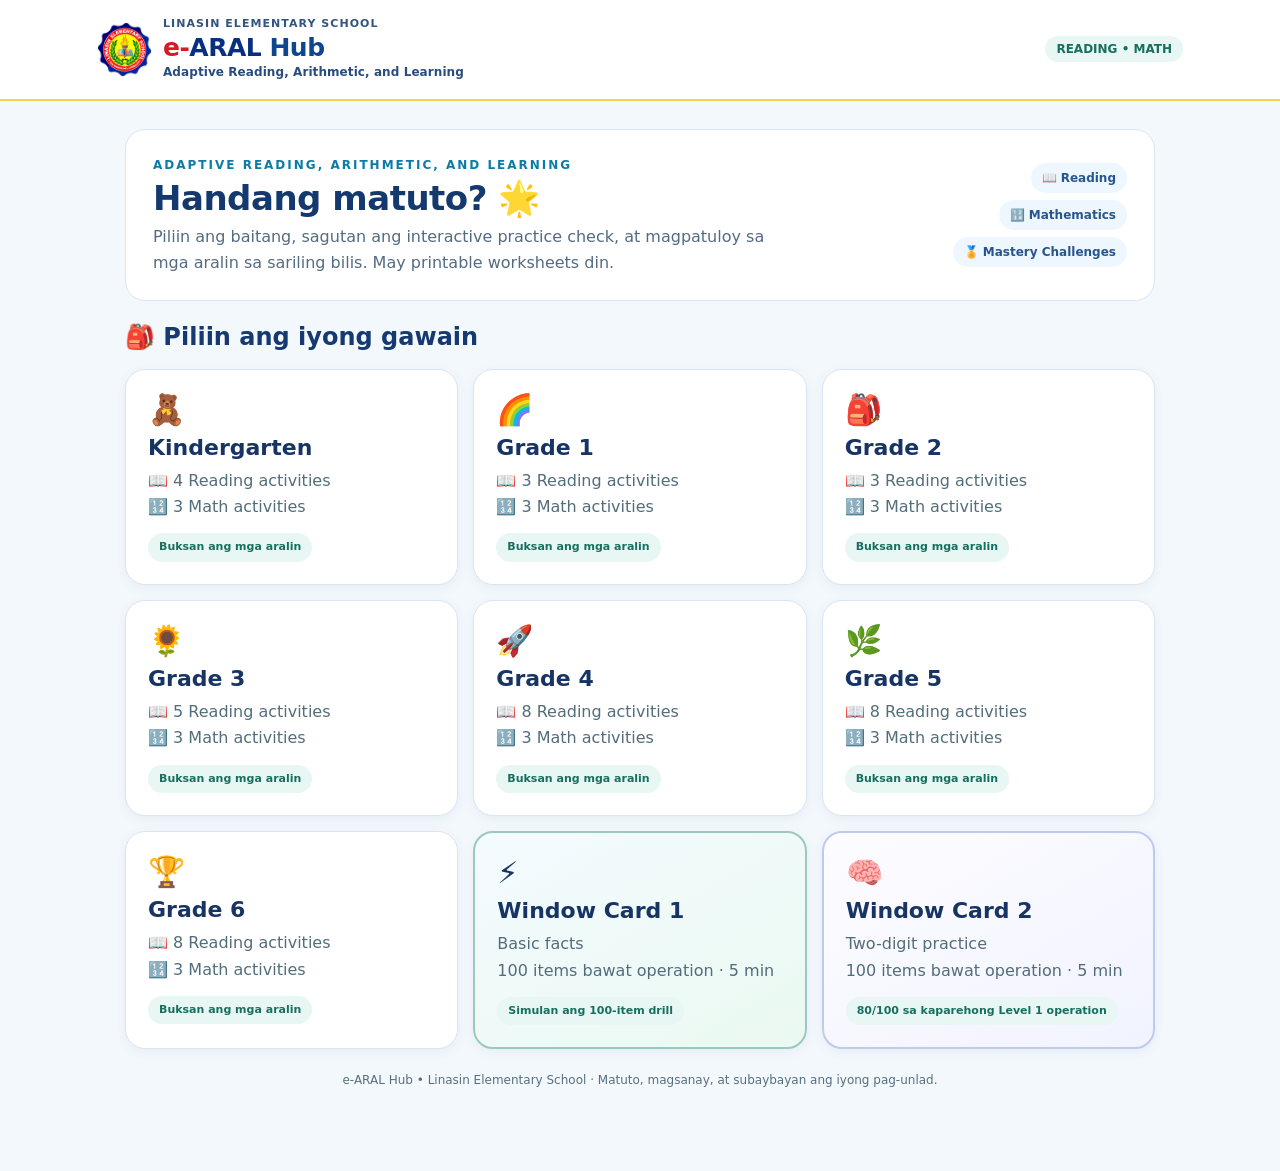
<file: index.html>
<!doctype html>
<html lang="fil"><head><meta charset="utf-8"><meta name="viewport" content="width=device-width,initial-scale=1"><meta name="theme-color" content="#062c84"><meta name="description" content="e-ARAL Hub — Adaptive Reading, Arithmetic, and Learning. Self-paced reading and numeracy practice for Kindergarten to Grade 6, Linasin Elementary School."><title>e-ARAL Hub | Linasin Elementary School</title><link rel="icon" type="image/png" href="linasin-es-logo.png"><link rel="stylesheet" href="style.css"></head><body>
<header class="top"><div class="nav"><a href="index.html" class="school-brand" aria-label="e-ARAL Hub — Home"><img src="linasin-es-logo.png" alt="Logo ng Linasin Elementary School" class="school-seal"><span class="brand-copy"><span class="school-name">LINASIN ELEMENTARY SCHOOL</span><strong class="brand-title"><span class="brand-e">e-</span>ARAL <span class="brand-hub">Hub</span></strong><span class="brand-tagline">Adaptive Reading, Arithmetic, and Learning</span></span></a><span class="tag top-tag">READING • MATH</span></div></header>
<main class="wrap">
<section class="welcome"><div><span class="eyebrow">ADAPTIVE READING, ARITHMETIC, AND LEARNING</span><h1>Handang matuto? 🌟</h1><p>Piliin ang baitang, sagutan ang interactive practice check, at magpatuloy sa mga aralin sa sariling bilis. May printable worksheets din.</p></div><div class="learning-chips"><span>📖 Reading</span><span>🔢 Mathematics</span><span>🏅 Mastery Challenges</span></div></section>
<h2 class="section-title">🎒 Piliin ang iyong gawain</h2>
<section class="hub-grid-nine" aria-label="Siyam na pagpipilian: Kinder hanggang Grade 6 at dalawang Window Card" id="hub-nine"></section>
<p class="footer">e-ARAL Hub • Linasin Elementary School · Matuto, magsanay, at subaybayan ang iyong pag-unlad.</p>
</main><script src="lessons.js"></script><script>
const icons=['🧸','🌈','🎒','🌻','🚀','🌿','🏆'];
function gradeCard(g){
  const a=window.BASA_DATA.lessons.filter(x=>x.grade===g);
  const rd=a.filter(x=>x.track!=='math').length, ma=a.filter(x=>x.track==='math').length;
  return `<a class="gcard" href="grade${g}.html"><span class="emoji">${icons[g]}</span><h3>${g===0?'Kindergarten':'Grade '+g}</h3><p>📖 ${rd} Reading activities<br>🔢 ${ma} Math activities</p><span class="tag">Buksan ang mga aralin</span></a>`;
}
function windowCard(level){
 const desc=level===1?'Basic facts':'Two-digit practice';
 const mins=5;
 return `<a class="gcard window-tile window-l${level}" href="window${level}.html"><span class="emoji">${level===1?'⚡':'🧠'}</span><h3>Window Card ${level}</h3><p>${desc}<br>100 items bawat operation · ${mins} min</p><span class="tag">${level===2?'80/100 sa kaparehong Level 1 operation':'Simulan ang 100-item drill'}</span></a>`;
}
document.getElementById('hub-nine').innerHTML=[...Array.from({length:7},(_,g)=>gradeCard(g)),windowCard(1),windowCard(2)].join('');
if('serviceWorker' in navigator && location.protocol==='https:')navigator.serviceWorker.register('./sw.js').catch(()=>{});
</script></body></html>
</file>
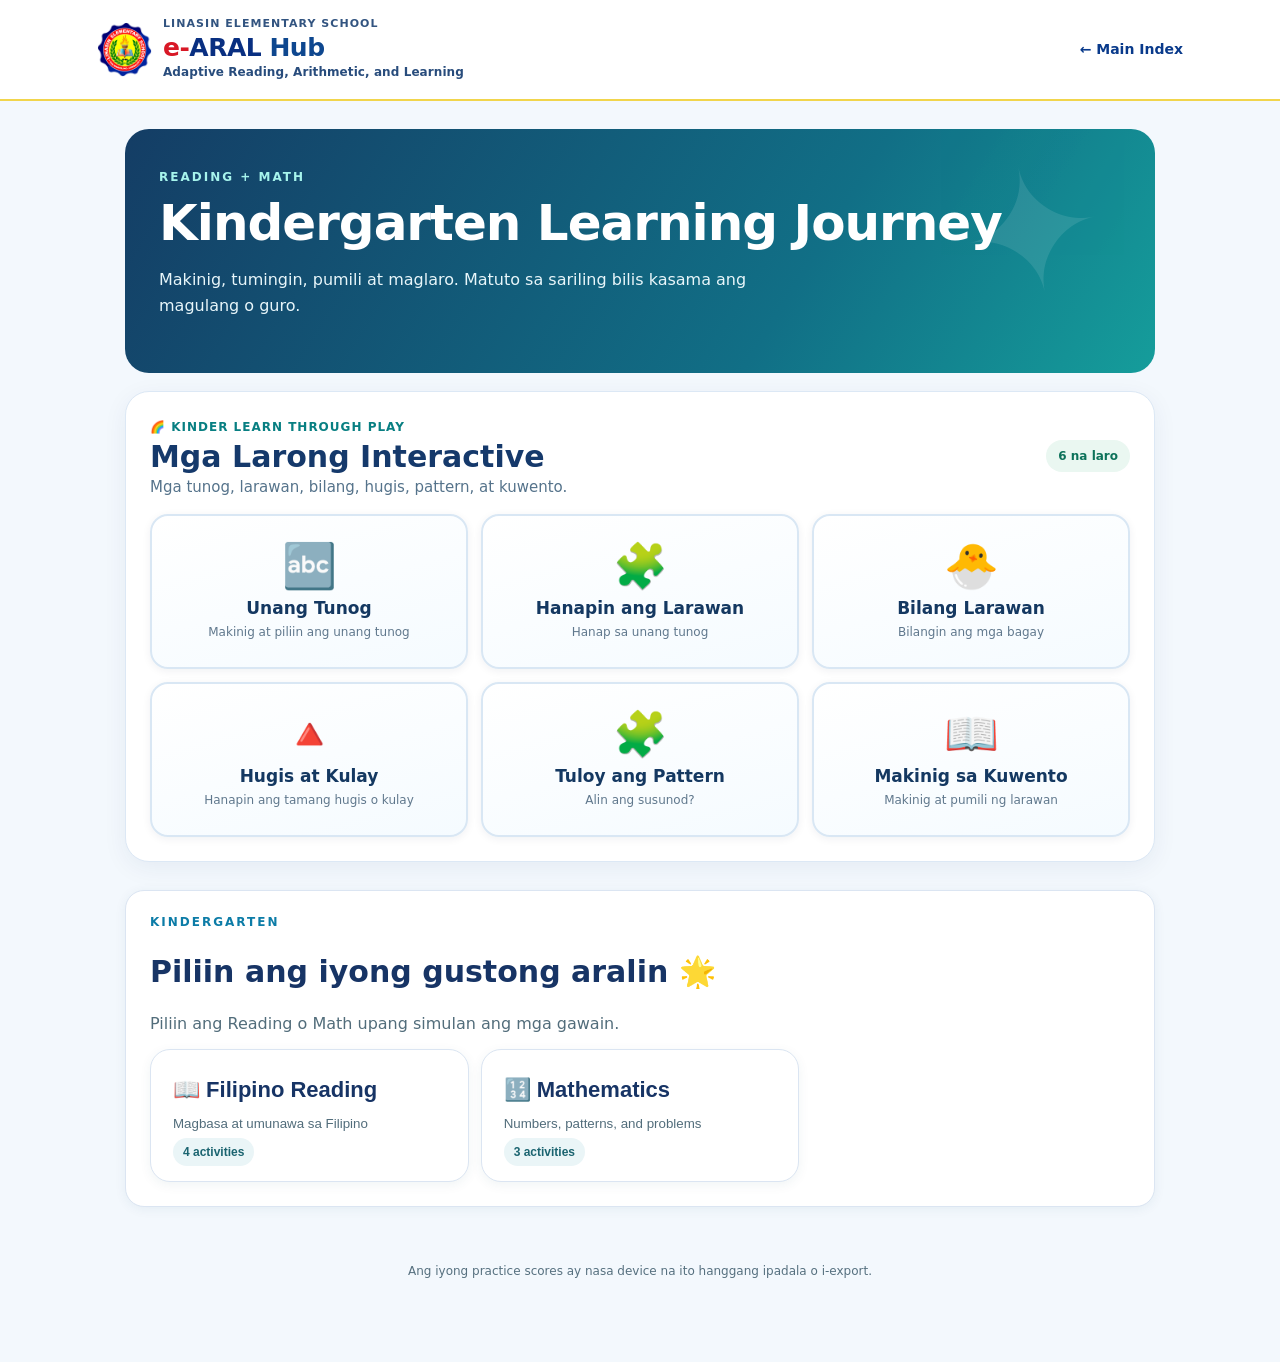
<file: grade0.html>
<!doctype html><html lang="fil"><head><meta charset="utf-8"><meta name="viewport" content="width=device-width,initial-scale=1"><meta name="theme-color" content="#17678b"><title>e-ARAL Hub · Kindergarten</title><link rel="icon" type="image/png" href="linasin-es-logo.png"><link rel="stylesheet" href="style.css">
<style id="kinder-interactive-styles">
.kplay{margin:18px 0 28px;background:#fff;border:1px solid #dce8f5;border-radius:24px;padding:24px;box-shadow:0 6px 25px #102b6210}
.kplay-heading{display:flex;align-items:center;justify-content:space-between;gap:12px;margin:0 0 18px}.kplay-heading h2{font-size:clamp(22px,3.3vw,30px);margin:4px 0 4px;color:#15396b}.kplay-heading p{margin:0;color:#55738b;font-size:15px}.kplay-overline{font-size:12px;letter-spacing:1px;font-weight:850;color:#087f82}.kplay-counter{border-radius:99px;background:#eaf7f1;padding:9px 12px;color:#0d725a;font-size:12px;white-space:nowrap;font-weight:800}
.kplay-menu{display:grid;grid-template-columns:repeat(3,minmax(0,1fr));gap:13px}.kplay-tile{font-family:inherit;border:2px solid #d9e7f4;border-radius:18px;background:linear-gradient(165deg,#fff,#f5fbff);min-height:155px;padding:18px 12px;cursor:pointer;display:flex;flex-direction:column;align-items:center;justify-content:center;gap:6px;color:#143861;box-shadow:0 2px 8px #091b3810;touch-action:manipulation}.kplay-tile:hover,.kplay-tile:focus-visible{border-color:#36a3ae;background:#ecfafa;outline-offset:3px}.kplay-emoji{font-size:44px;line-height:1.15}.kplay-tile strong{font-size:17px;line-height:1.2;text-align:center}.kplay-tile small{font-size:12px;line-height:1.4;color:#60788d;text-align:center}
.kplay-stage{margin-top:20px;background:#f4faff;border:2px solid #d8eaf3;border-radius:19px;padding:20px;min-height:250px}.kplay-stage[hidden]{display:none}.kplay-topbar{display:flex;align-items:center;justify-content:space-between;gap:10px;flex-wrap:wrap}.kplay-quiet{background:#fff;border:1px solid #d2e1eb;border-radius:11px;padding:10px 13px;color:#234666;font-weight:750;font-size:14px;cursor:pointer}.kplay-quiet:hover{background:#e6f5f8}.kplay-progress{font-size:13px;font-weight:850;color:#52718a}.kplay-bar{height:11px;border-radius:20px;background:#dceaf4;margin:13px 0;overflow:hidden}.kplay-bar>span{height:100%;display:block;background:linear-gradient(90deg,#1d93ac,#4dc58a);border-radius:20px;transition:width .3s}.kplay-title{font-size:clamp(20px,3vw,28px);margin:15px 0 12px;line-height:1.35;text-align:center;color:#153863}.kplay-stimulus{text-align:center;margin:12px 0 17px}.kplay-bigpic{display:inline-flex;align-items:center;justify-content:center;font-size:clamp(76px,14vw,122px);width:min(210px,85%);height:150px;background:white;border:2px solid #d5e6f5;border-radius:25px;line-height:1.1}.kplay-pictureopts{display:grid;grid-template-columns:repeat(2,minmax(0,1fr));gap:12px;max-width:650px;margin:10px auto}.kplay-answeropts{display:grid;grid-template-columns:repeat(2,minmax(0,1fr));gap:12px;max-width:620px;margin:12px auto}.kplay-opt{border:2px solid #cedfee;background:#fff;min-height:74px;border-radius:16px;cursor:pointer;font-weight:850;font-family:inherit;font-size:clamp(20px,4vw,29px);color:#1a4d79;padding:10px;touch-action:manipulation;display:flex;align-items:center;justify-content:center;gap:5px}.kplay-opt:hover:not(:disabled){border-color:#0d9693;background:#f1fffc}.kplay-opt:disabled{cursor:default;opacity:1}.kplay-opt.kplay-correct{border-color:#25905e;background:#dbf8e9;color:#116543}.kplay-opt.kplay-wrong{border-color:#dc906d;background:#fff0e6;color:#8c421e}.kplay-opt.kplay-picture{min-height:124px;flex-direction:column;font-size:65px}.kplay-opt-label{font-size:12px;color:#497084}.kplay-actions{display:flex;flex-wrap:wrap;align-items:center;justify-content:center;gap:10px;margin-top:17px}.kplay-action{border:none;border-radius:13px;background:#0a5da3;color:white;min-height:49px;padding:12px 17px;font-family:inherit;font-size:15px;font-weight:800;cursor:pointer;touch-action:manipulation}.kplay-action.secondary{background:#ecf5fb;color:#1a5178;border:1px solid #c6dfec}.kplay-action:disabled{opacity:.55;cursor:not-allowed}.kplay-feedback{text-align:center;background:#e6f8ee;border:1px solid #a5dec0;color:#145c3c;border-radius:15px;padding:15px;font-weight:750;font-size:18px;line-height:1.45;margin-top:12px}.kplay-feedback.kplay-try{background:#fff5e5;border-color:#f2d4a4;color:#80491e}.kplay-micro{font-size:13px;color:#607c90;text-align:center;line-height:1.5}.kplay-count-pics{font-size:clamp(37px,6vw,58px);line-height:1.5;display:flex;justify-content:center;gap:8px;flex-wrap:wrap;background:white;border:2px solid #d5e6f5;border-radius:18px;padding:22px 12px;max-width:710px;margin:auto}.kplay-clock{max-width:250px;width:100%;display:block;margin:0 auto}.kplay-timevalue{text-align:center;font-size:23px;font-weight:850;margin:10px 0}.kplay-settime{display:flex;justify-content:center;align-items:center;gap:15px}.kplay-timearrow{font-size:25px;border:2px solid #a4c6dc;border-radius:13px;background:#fff;color:#0b4b7d;width:65px;height:57px;cursor:pointer;font-weight:900}.kplay-shop{max-width:400px;margin:14px auto;padding:18px 20px;border:2px solid #dfb86d;border-radius:20px;background:#fffdf5;text-align:center}.kplay-shop .kplay-bigpic{height:120px;font-size:78px}.kplay-price{font-size:26px;font-weight:900;color:#924e0c;margin:8px}.kplay-reader{max-width:720px;margin:15px auto;background:#fff;border-radius:17px;border:2px solid #dae6ed;text-align:center;padding:24px 15px}.kplay-reader-word{font-size:clamp(36px,7vw,64px);font-weight:850;line-height:1.3;color:#173d6b;overflow-wrap:anywhere}.kplay-recording{background:#fff6dc;border:1px solid #e7c47c;color:#825b13;border-radius:11px;padding:12px 15px;margin:13px auto;max-width:570px;text-align:center}.kplay-recording audio{display:block;width:100%;margin:12px auto 0;max-width:450px}.kplay-summary{text-align:center;padding:22px 8px}.kplay-summary h3{font-size:27px}.kplay-summary strong{font-size:55px;color:#106ca4}.kplay-summary p{line-height:1.6;color:#456477}
@media(max-width:750px){.kplay-menu{grid-template-columns:repeat(2,minmax(0,1fr))}.kplay{padding:17px}}
@media(max-width:410px){.kplay-menu{gap:9px}.kplay-tile{min-height:142px;padding:14px 8px}.kplay-tile strong{font-size:14px}.kplay-tile small{font-size:11px}.kplay-emoji{font-size:39px}.kplay{padding:12px}.kplay-stage{padding:13px}.kplay-counter{display:none}.kplay-opt.kplay-picture{font-size:50px;min-height:108px}.kplay-answeropts,.kplay-pictureopts{gap:8px}}
@media print{.kplay{display:none!important}}
</style>
</head><body data-grade="0"><header class="top"><div class="nav"><a href="index.html" class="school-brand" aria-label="e-ARAL Hub — Home"><img src="linasin-es-logo.png" alt="Logo ng Linasin Elementary School" class="school-seal"><span class="brand-copy"><span class="school-name">LINASIN ELEMENTARY SCHOOL</span><strong class="brand-title"><span class="brand-e">e-</span>ARAL <span class="brand-hub">Hub</span></strong><span class="brand-tagline">Adaptive Reading, Arithmetic, and Learning</span></span></a><a href="index.html" class="go">← Main Index</a></div></header><main class="wrap"><section class="hero"><span class="eyebrow">READING + MATH</span><h1>Kindergarten Learning Journey</h1><p>Makinig, tumingin, pumili at maglaro. Matuto sa sariling bilis kasama ang magulang o guro.</p></section>
<section class="kplay" id="kplay-section" aria-label="Kinder interactive games">
  <div class="kplay-heading">
    <div><span class="kplay-overline">🌈 KINDER LEARN THROUGH PLAY</span><h2>Mga Larong Interactive</h2><p>Mga tunog, larawan, bilang, hugis, pattern, at kuwento.</p></div>
    <span class="kplay-counter">6 na laro</span>
  </div>
  <div class="kplay-menu" id="kplay-menu">
    <button type="button" class="kplay-tile" data-kplay="letters"><span class="kplay-emoji">🔤</span><strong>Unang Tunog</strong><small>Makinig at piliin ang unang tunog</small></button>
    <button type="button" class="kplay-tile" data-kplay="pictures"><span class="kplay-emoji">🧩</span><strong>Hanapin ang Larawan</strong><small>Hanap sa unang tunog</small></button>
    <button type="button" class="kplay-tile" data-kplay="count"><span class="kplay-emoji">🐣</span><strong>Bilang Larawan</strong><small>Bilangin ang mga bagay</small></button>
    <button type="button" class="kplay-tile" data-kplay="shapes"><span class="kplay-emoji">🔺</span><strong>Hugis at Kulay</strong><small>Hanapin ang tamang hugis o kulay</small></button>
    <button type="button" class="kplay-tile" data-kplay="patterns"><span class="kplay-emoji">🧩</span><strong>Tuloy ang Pattern</strong><small>Alin ang susunod?</small></button>
    <button type="button" class="kplay-tile" data-kplay="listen"><span class="kplay-emoji">📖</span><strong>Makinig sa Kuwento</strong><small>Makinig at pumili ng larawan</small></button>
  </div>
  <div id="kplay-stage" class="kplay-stage" hidden aria-live="polite"></div>
</section>
<div id="app"></div><p class="footer">Ang iyong practice scores ay nasa device na ito hanggang ipadala o i-export.</p></main><script src="lessons.js"></script><script src="bank.js"></script><script src="app.js"></script>
<script id="kinder-interactive-games-script">
(()=>{'use strict';
const stage=document.getElementById('kplay-stage'),menu=document.getElementById('kplay-menu'),section=document.getElementById('kplay-section');
const KEY='e-aral-kinder-games-play-based-v2';
const wordList=[
 {word:'aso',sound:'A',emoji:'🐶'},{word:'araw',sound:'A',emoji:'☀️'},
 {word:'bola',sound:'B',emoji:'⚽'},{word:'baso',sound:'B',emoji:'🥛'},
 {word:'pusa',sound:'P',emoji:'🐱'},{word:'puno',sound:'P',emoji:'🌳'},
 {word:'isda',sound:'I',emoji:'🐟'},{word:'ibon',sound:'I',emoji:'🐦'},
 {word:'mata',sound:'M',emoji:'👁️'},{word:'manok',sound:'M',emoji:'🐔'},
 {word:'saging',sound:'S',emoji:'🍌'},{word:'sapatos',sound:'S',emoji:'👟'},
 {word:'lapis',sound:'L',emoji:'✏️'},{word:'lobo',sound:'L',emoji:'🎈'}
];
const patterns=[['🔴','🔵'],['⭐','🌙'],['🍎','🍌'],['🐱','🐶'],['🟨','🟩'],['❤️','💙']];
const stories=[
 {say:'May asong alaga si Ana. Masaya ang aso.',ask:'Alin ang alaga ni Ana?',correct:'🐶',choices:['🐶','🐱','🐦']},
 {say:'May pulang bola si Ben. Inilagay niya ang bola sa kahon.',ask:'Ano ang laruan ni Ben?',correct:'⚽',choices:['⚽','🧸','🚗']},
 {say:'Nakakita si Mira ng ibon sa puno. Umaawit ang ibon.',ask:'Ano ang nakita ni Mira?',correct:'🐦',choices:['🐶','🐟','🐦']},
 {say:'Nagbigay si Lola ng saging sa bata. Kinain niya ang saging.',ask:'Anong prutas ang kinain?',correct:'🍌',choices:['🍌','🍎','🍇']},
 {say:'Maulan ngayon. Gumamit si Lito ng payong.',ask:'Ano ang ginamit ni Lito?',correct:'☂️',choices:['🧢','☂️','🧤']},
 {say:'Sa hardin may magandang bulaklak. Nakita ito ni Aya.',ask:'Ano ang nakita ni Aya?',correct:'🌼',choices:['🌼','⚽','🐸']},
 {say:'Nasa dagat ang isang isda. Lumalangoy ito sa tubig.',ask:'Aling hayop ang nasa dagat?',correct:'🐟',choices:['🐟','🐱','🐓']},
 {say:'May lapis si Nilo. Ginamit niya ito upang gumuhit.',ask:'Ano ang ginamit ni Nilo?',correct:'✏️',choices:['✏️','🥄','🧸']}
];
const names={letters:'Unang Tunog',pictures:'Hanapin ang Larawan',count:'Bilang Larawan',shapes:'Hugis at Kulay',patterns:'Tuloy ang Pattern',listen:'Makinig sa Kuwento'};
const r=(a,b)=>a+Math.floor(Math.random()*(b-a+1));
function shuffle(a){const b=[...a];for(let i=b.length-1;i>0;i--){const j=r(0,i);[b[i],b[j]]=[b[j],b[i]]}return b}
const esc=s=>String(s).replace(/[&<>"']/g,c=>({'&':'&amp;','<':'&lt;','>':'&gt;','"':'&quot;',"'":'&#39;'}[c]));
let game=null;
function say(text){if(!('speechSynthesis' in window))return;try{speechSynthesis.cancel();const u=new SpeechSynthesisUtterance(text);u.lang='fil-PH';u.rate=.82;const v=speechSynthesis.getVoices().find(x=>/^(fil|tl)(-|$)/i.test(x.lang));if(v)u.voice=v;speechSynthesis.speak(u)}catch(e){}}
function question(k){
 if(k==='letters'){const item=wordList[r(0,wordList.length-1)];const other=shuffle([...new Set(wordList.map(x=>x.sound))].filter(x=>x!==item.sound)).slice(0,2);return {item,choices:shuffle([item.sound,...other]),correct:item.sound,prompt:'Anong unang tunog ng larawan?',voice:`${item.word}. Anong unang tunog ng ${item.word}?`}}
 if(k==='pictures'){const item=wordList[r(0,wordList.length-1)];const others=shuffle(wordList.filter(x=>x.sound!==item.sound));const choices=[item];for(const x of others){if(choices.length===3)break;if(choices.every(y=>y.sound!==x.sound))choices.push(x)}return {item,choices:shuffle(choices),correct:item.word,prompt:'Piliin ang larawan na nagsisimula sa tunog /'+item.sound.toLowerCase()+'/.',voice:`Hanapin ang larawan na nagsisimula sa tunog ${item.sound}`}}
 if(k==='count'){const n=r(1,10),emoji=['🍎','🐥','⭐','🌼','🟢','🍌'][r(0,5)],others=shuffle(Array.from({length:11},(_,i)=>i).filter(x=>x!==n)).slice(0,2);return {number:n,emoji,choices:shuffle([n,...others]),correct:n,prompt:'Ilan ang nasa larawan?',voice:'Bilangin ang mga bagay. Ilan ang nasa larawan?'}}
 if(k==='shapes'){
  const kind=r(0,1)?'shape':'color';
  if(kind==='shape'){const all=[{id:'bilog',emoji:'⚪'},{id:'tatsulok',emoji:'🔺'},{id:'parisukat',emoji:'🟦'},{id:'bituin',emoji:'⭐'}];const target=all[r(0,all.length-1)];return {correct:target.id,choices:shuffle(all),prompt:'Hanapin ang '+target.id+'.',voice:'Hanapin ang '+target.id+'.',type:kind}}
  const all=[{id:'pula',emoji:'🔴'},{id:'asul',emoji:'🔵'},{id:'dilaw',emoji:'🟡'},{id:'berde',emoji:'🟢'}];const target=all[r(0,all.length-1)];return {correct:target.id,choices:shuffle(all),prompt:'Hanapin ang kulay '+target.id+'.',voice:'Hanapin ang kulay '+target.id+'.',type:kind}
 }
 if(k==='patterns'){const icons=patterns[r(0,patterns.length-1)],sequence=[icons[0],icons[1],icons[0],icons[1]],correct=icons[0];const all=shuffle([correct,icons[1],'🌟'].filter((x,i,a)=>a.indexOf(x)===i));return {sequence,correct,choices:all,prompt:'Alin ang susunod sa pattern?',voice:'Tingnan ang paulit-ulit na pattern. Alin ang susunod?'}}
 const story=stories[r(0,stories.length-1)];return {story,choices:shuffle(story.choices),correct:story.correct,prompt:story.ask,voice:story.say+'. '+story.ask}
}
function opt(label,key,extra=''){const chosen=game.picked===String(key);const right=String(game.q.correct)===String(key);return `<button type="button" class="kplay-opt ${extra} ${game.answered&&right?'kplay-correct':''} ${game.answered&&chosen&&!right?'kplay-wrong':''}" data-kanswer="${esc(String(key))}" ${game.answered?'disabled':''}>${label}</button>`}
function display(){const q=game.q,k=game.kind;
 if(k==='letters')return `<div class="kplay-stimulus"><div class="kplay-bigpic" role="img" aria-label="Larawan">${q.item.emoji}</div></div><div class="kplay-answeropts">${q.choices.map(c=>opt(esc(c),c)).join('')}</div>`;
 if(k==='pictures')return `<div class="kplay-pictureopts">${q.choices.map(x=>opt(`<span aria-hidden="true">${x.emoji}</span><small class="kplay-opt-label">${game.answered?esc(x.word):'Piliin'}</small>`,x.word,'kplay-picture')).join('')}</div>`;
 if(k==='count')return `<div class="kplay-count-pics">${Array(q.number).fill(`<span aria-hidden="true">${q.emoji}</span>`).join('')}</div><div class="kplay-answeropts">${q.choices.map(x=>opt(x,x)).join('')}</div>`;
 if(k==='shapes')return `<div class="kplay-pictureopts">${q.choices.map(x=>opt(`<span aria-hidden="true">${x.emoji}</span><small class="kplay-opt-label">${game.answered?esc(x.id):'Piliin'}</small>`,x.id,'kplay-picture')).join('')}</div>`;
 if(k==='patterns')return `<div class="kplay-count-pics" style="font-size:clamp(32px,6vw,57px)">${q.sequence.map(x=>`<span>${x}</span>`).join('')}<span>❓</span></div><div class="kplay-pictureopts" style="grid-template-columns:repeat(3,minmax(0,1fr))">${q.choices.map(x=>opt(x,x,'kplay-picture')).join('')}</div>`;
 return `<div class="kplay-reader" style="padding:17px"><p style="font-size:16px;color:#456477;margin:0">🔊 Pindutin ang “Pakinggan ang kuwento” at piliin ang larawan.</p></div><div class="kplay-pictureopts" style="grid-template-columns:repeat(3,minmax(0,1fr))">${q.choices.map(x=>opt(x,x,'kplay-picture')).join('')}</div>`;
}
function render(){if(!game)return;const q=game.q;
 stage.innerHTML=`<div class="kplay-topbar"><button type="button" class="kplay-quiet" id="kplay-back">← Ibang laro</button><span class="kplay-progress">${esc(names[game.kind])} · ${game.at+1} / ${game.total}</span></div><div class="kplay-bar"><span style="width:${(game.at+1)*100/game.total}%"></span></div><h3 class="kplay-title">${esc(q.prompt)}</h3><div class="kplay-actions"><button type="button" class="kplay-action secondary" id="kplay-listen">🔊 ${game.kind==='listen'?'Pakinggan ang kuwento':'Pakinggan ang panuto'}</button></div>${display()}${game.answered?`<div class="kplay-feedback ${String(game.picked)===String(q.correct)?'':'kplay-try'}" role="status">${String(game.picked)===String(q.correct)?'🌟 Tama!':'💡 Tamang sagot:'} <strong>${esc(game.kind==='letters'?q.item.word+' — '+q.correct:game.kind==='pictures'?q.item.word:q.correct)}</strong></div><div class="kplay-actions"><button type="button" class="kplay-action" id="kplay-next">${game.at+1===game.total?'Tingnan ang resulta':'Susunod →'}</button></div>`:''}`;
 stage.querySelector('#kplay-back').onclick=back;
 stage.querySelector('#kplay-listen').onclick=()=>say(q.voice);
 stage.querySelectorAll('[data-kanswer]').forEach(el=>el.onclick=()=>choose(el.dataset.kanswer));
 const nextBtn=stage.querySelector('#kplay-next');if(nextBtn)nextBtn.onclick=next;
}
function choose(v){if(!game||game.answered)return;game.picked=String(v);game.answered=true;if(String(v)===String(game.q.correct))game.correct++;render()}
function start(kind){if(!names[kind])return;game={kind,at:0,total:6,correct:0,answered:false,picked:null,q:question(kind)};menu.hidden=true;stage.hidden=false;render();stage.scrollIntoView({behavior:'smooth',block:'start'})}
function next(){if(!game||!game.answered)return;game.at++;if(game.at===game.total){finish();return}game.q=question(game.kind);game.answered=false;game.picked=null;render()}
function finish(){const g=game;try{const past=JSON.parse(localStorage.getItem(KEY)||'[]');past.unshift({kind:g.kind,score:g.correct,total:g.total,at:new Date().toISOString()});localStorage.setItem(KEY,JSON.stringify(past.slice(0,50)))}catch(e){}stage.innerHTML=`<div class="kplay-summary"><div style="font-size:50px">🌟</div><h3>Natapos ang laro!</h3><strong>${g.correct} / ${g.total}</strong><p>Ang bawat pagsubok ay pagsasanay. Maaari mong ulitin ang laro!</p><div class="kplay-actions"><button type="button" class="kplay-action" id="kplay-again">Ulitin</button><button type="button" class="kplay-action secondary" id="kplay-home">Ibang laro</button></div></div>`;stage.querySelector('#kplay-again').onclick=()=>start(g.kind);stage.querySelector('#kplay-home').onclick=back}
function back(){if(window.speechSynthesis)window.speechSynthesis.cancel();game=null;stage.hidden=true;stage.innerHTML='';menu.hidden=false;section.scrollIntoView({behavior:'smooth',block:'start'})}
menu.querySelectorAll('[data-kplay]').forEach(b=>b.onclick=()=>start(b.dataset.kplay));
})();
</script>
</body></html>
</file>
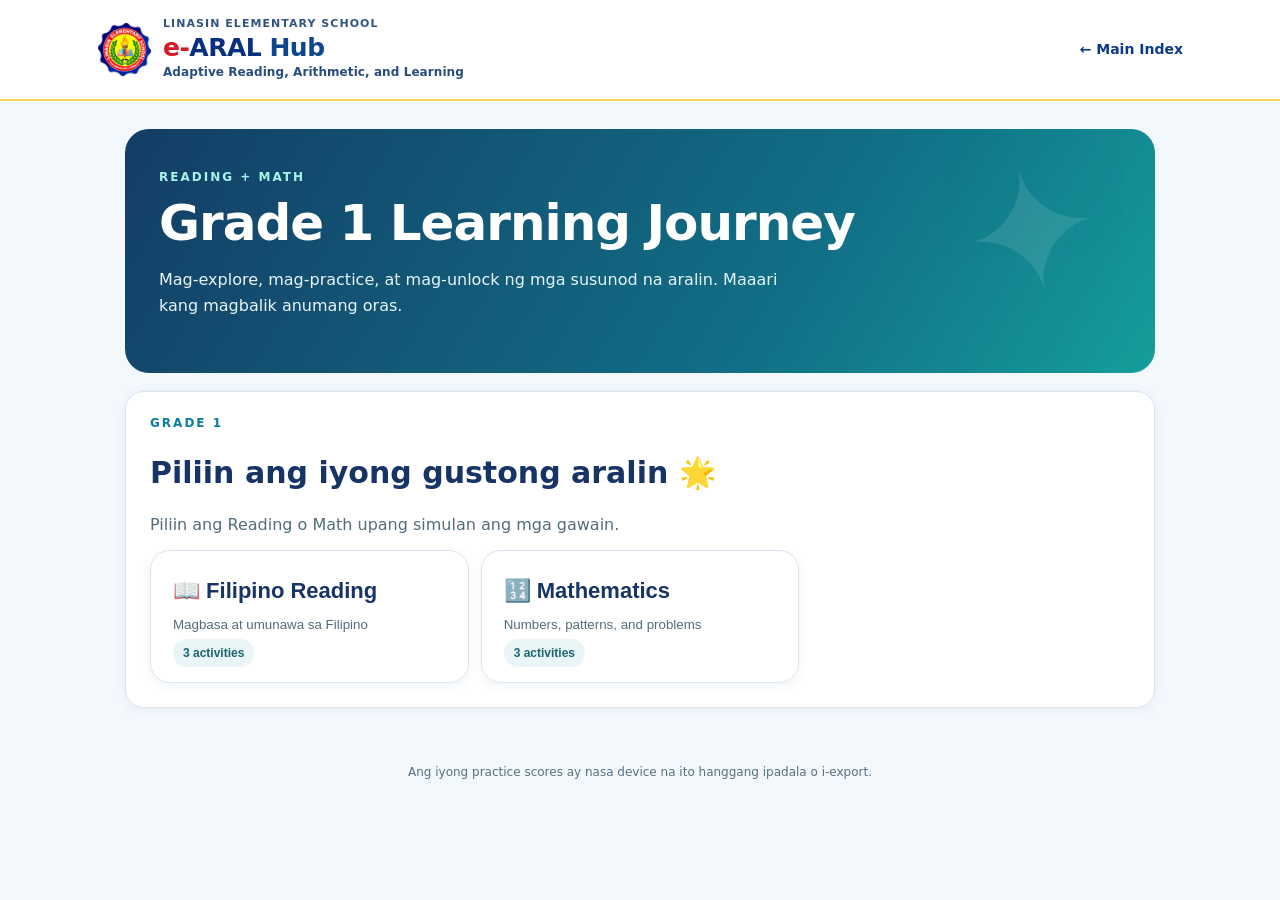
<file: grade1.html>
<!doctype html><html lang="fil"><head><meta charset="utf-8"><meta name="viewport" content="width=device-width,initial-scale=1"><meta name="theme-color" content="#17678b"><title>e-ARAL Hub · Grade 1</title><link rel="icon" type="image/png" href="linasin-es-logo.png"><link rel="stylesheet" href="style.css"></head><body data-grade="1"><header class="top"><div class="nav"><a href="index.html" class="school-brand" aria-label="e-ARAL Hub — Home"><img src="linasin-es-logo.png" alt="Logo ng Linasin Elementary School" class="school-seal"><span class="brand-copy"><span class="school-name">LINASIN ELEMENTARY SCHOOL</span><strong class="brand-title"><span class="brand-e">e-</span>ARAL <span class="brand-hub">Hub</span></strong><span class="brand-tagline">Adaptive Reading, Arithmetic, and Learning</span></span></a><a href="index.html" class="go">← Main Index</a></div></header><main class="wrap"><section class="hero"><span class="eyebrow">READING + MATH</span><h1>Grade 1 Learning Journey</h1><p>Mag-explore, mag-practice, at mag-unlock ng mga susunod na aralin. Maaari kang magbalik anumang oras.</p></section><div id="app"></div><p class="footer">Ang iyong practice scores ay nasa device na ito hanggang ipadala o i-export.</p></main><script src="lessons.js"></script><script src="bank.js"></script><script src="app.js"></script></body></html>
</file>
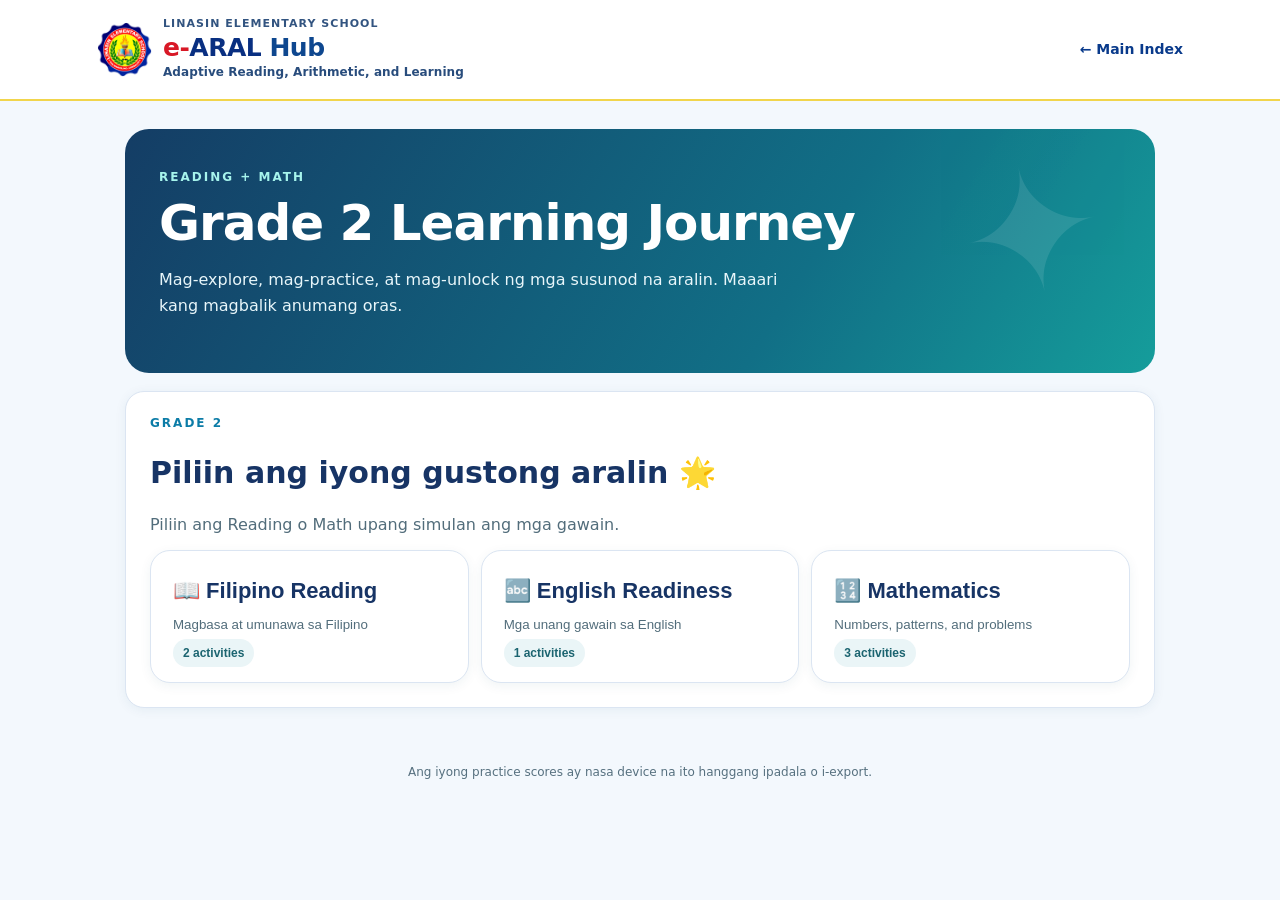
<file: grade2.html>
<!doctype html><html lang="fil"><head><meta charset="utf-8"><meta name="viewport" content="width=device-width,initial-scale=1"><meta name="theme-color" content="#17678b"><title>e-ARAL Hub · Grade 2</title><link rel="icon" type="image/png" href="linasin-es-logo.png"><link rel="stylesheet" href="style.css"></head><body data-grade="2"><header class="top"><div class="nav"><a href="index.html" class="school-brand" aria-label="e-ARAL Hub — Home"><img src="linasin-es-logo.png" alt="Logo ng Linasin Elementary School" class="school-seal"><span class="brand-copy"><span class="school-name">LINASIN ELEMENTARY SCHOOL</span><strong class="brand-title"><span class="brand-e">e-</span>ARAL <span class="brand-hub">Hub</span></strong><span class="brand-tagline">Adaptive Reading, Arithmetic, and Learning</span></span></a><a href="index.html" class="go">← Main Index</a></div></header><main class="wrap"><section class="hero"><span class="eyebrow">READING + MATH</span><h1>Grade 2 Learning Journey</h1><p>Mag-explore, mag-practice, at mag-unlock ng mga susunod na aralin. Maaari kang magbalik anumang oras.</p></section><div id="app"></div><p class="footer">Ang iyong practice scores ay nasa device na ito hanggang ipadala o i-export.</p></main><script src="lessons.js"></script><script src="bank.js"></script><script src="app.js"></script></body></html>
</file>
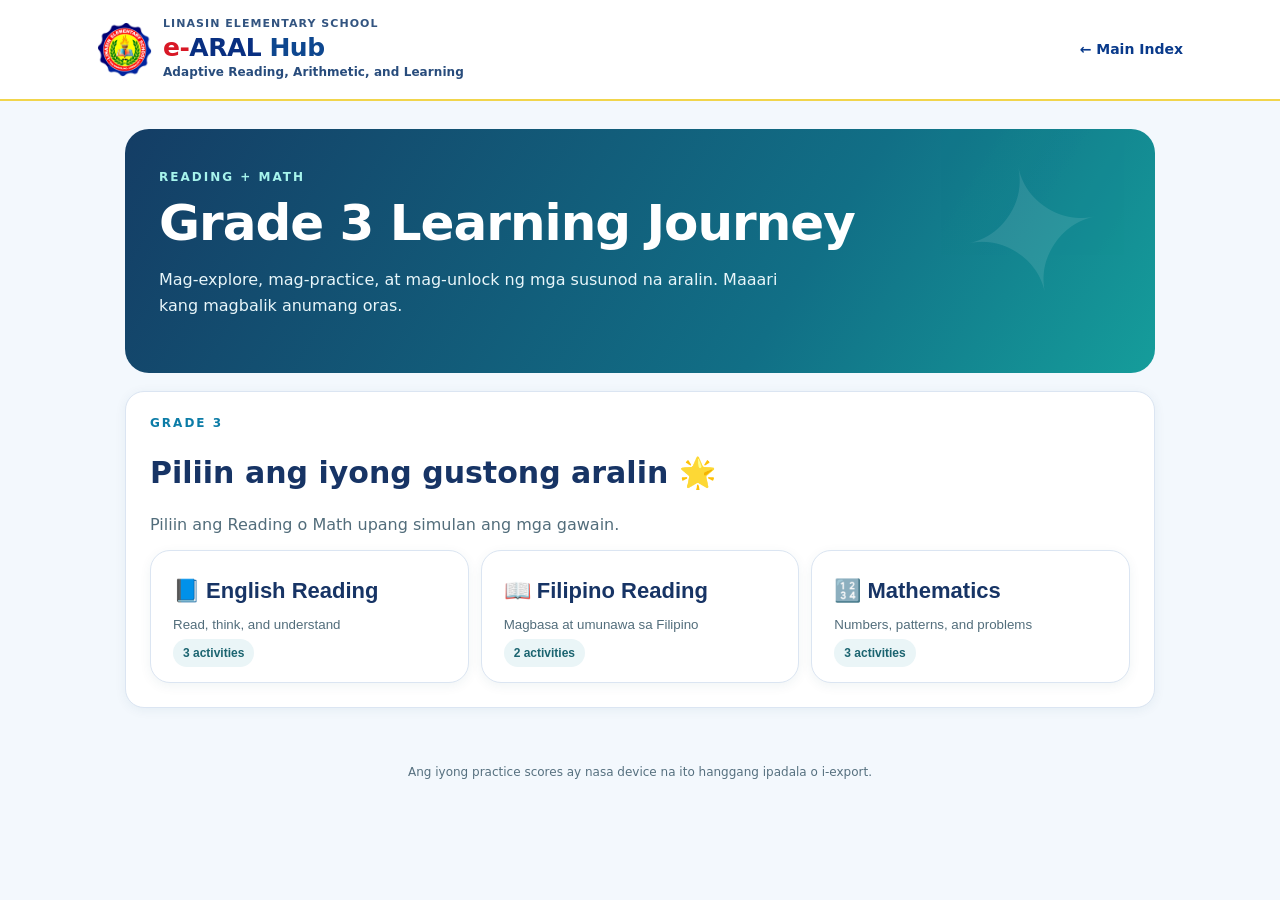
<file: grade3.html>
<!doctype html><html lang="fil"><head><meta charset="utf-8"><meta name="viewport" content="width=device-width,initial-scale=1"><meta name="theme-color" content="#17678b"><title>e-ARAL Hub · Grade 3</title><link rel="icon" type="image/png" href="linasin-es-logo.png"><link rel="stylesheet" href="style.css"></head><body data-grade="3"><header class="top"><div class="nav"><a href="index.html" class="school-brand" aria-label="e-ARAL Hub — Home"><img src="linasin-es-logo.png" alt="Logo ng Linasin Elementary School" class="school-seal"><span class="brand-copy"><span class="school-name">LINASIN ELEMENTARY SCHOOL</span><strong class="brand-title"><span class="brand-e">e-</span>ARAL <span class="brand-hub">Hub</span></strong><span class="brand-tagline">Adaptive Reading, Arithmetic, and Learning</span></span></a><a href="index.html" class="go">← Main Index</a></div></header><main class="wrap"><section class="hero"><span class="eyebrow">READING + MATH</span><h1>Grade 3 Learning Journey</h1><p>Mag-explore, mag-practice, at mag-unlock ng mga susunod na aralin. Maaari kang magbalik anumang oras.</p></section><div id="app"></div><p class="footer">Ang iyong practice scores ay nasa device na ito hanggang ipadala o i-export.</p></main><script src="lessons.js"></script><script src="bank.js"></script><script src="app.js"></script></body></html>
</file>
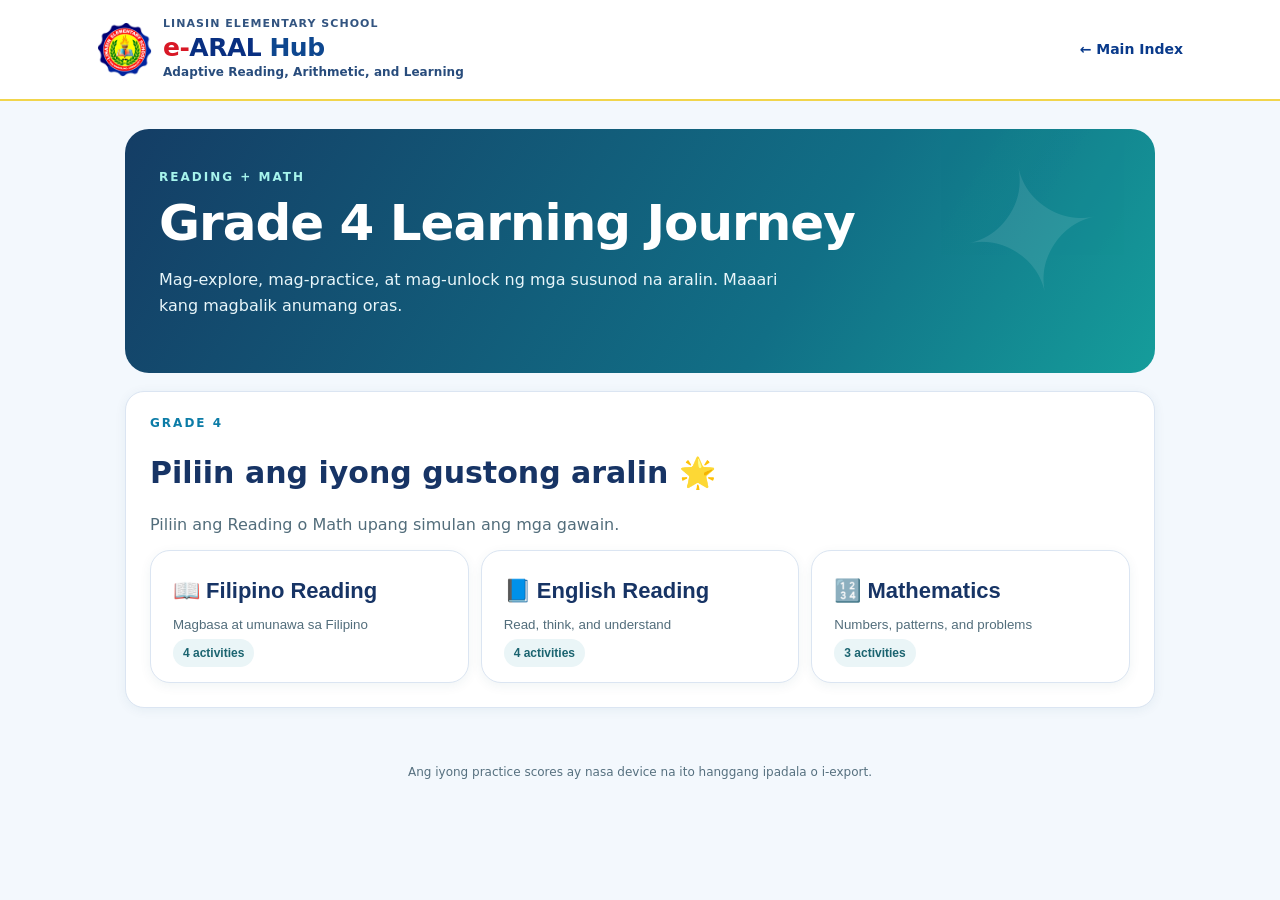
<file: grade4.html>
<!doctype html><html lang="fil"><head><meta charset="utf-8"><meta name="viewport" content="width=device-width,initial-scale=1"><meta name="theme-color" content="#17678b"><title>e-ARAL Hub · Grade 4</title><link rel="icon" type="image/png" href="linasin-es-logo.png"><link rel="stylesheet" href="style.css"></head><body data-grade="4"><header class="top"><div class="nav"><a href="index.html" class="school-brand" aria-label="e-ARAL Hub — Home"><img src="linasin-es-logo.png" alt="Logo ng Linasin Elementary School" class="school-seal"><span class="brand-copy"><span class="school-name">LINASIN ELEMENTARY SCHOOL</span><strong class="brand-title"><span class="brand-e">e-</span>ARAL <span class="brand-hub">Hub</span></strong><span class="brand-tagline">Adaptive Reading, Arithmetic, and Learning</span></span></a><a href="index.html" class="go">← Main Index</a></div></header><main class="wrap"><section class="hero"><span class="eyebrow">READING + MATH</span><h1>Grade 4 Learning Journey</h1><p>Mag-explore, mag-practice, at mag-unlock ng mga susunod na aralin. Maaari kang magbalik anumang oras.</p></section><div id="app"></div><p class="footer">Ang iyong practice scores ay nasa device na ito hanggang ipadala o i-export.</p></main><script src="lessons.js"></script><script src="bank.js"></script><script src="app.js"></script></body></html>
</file>
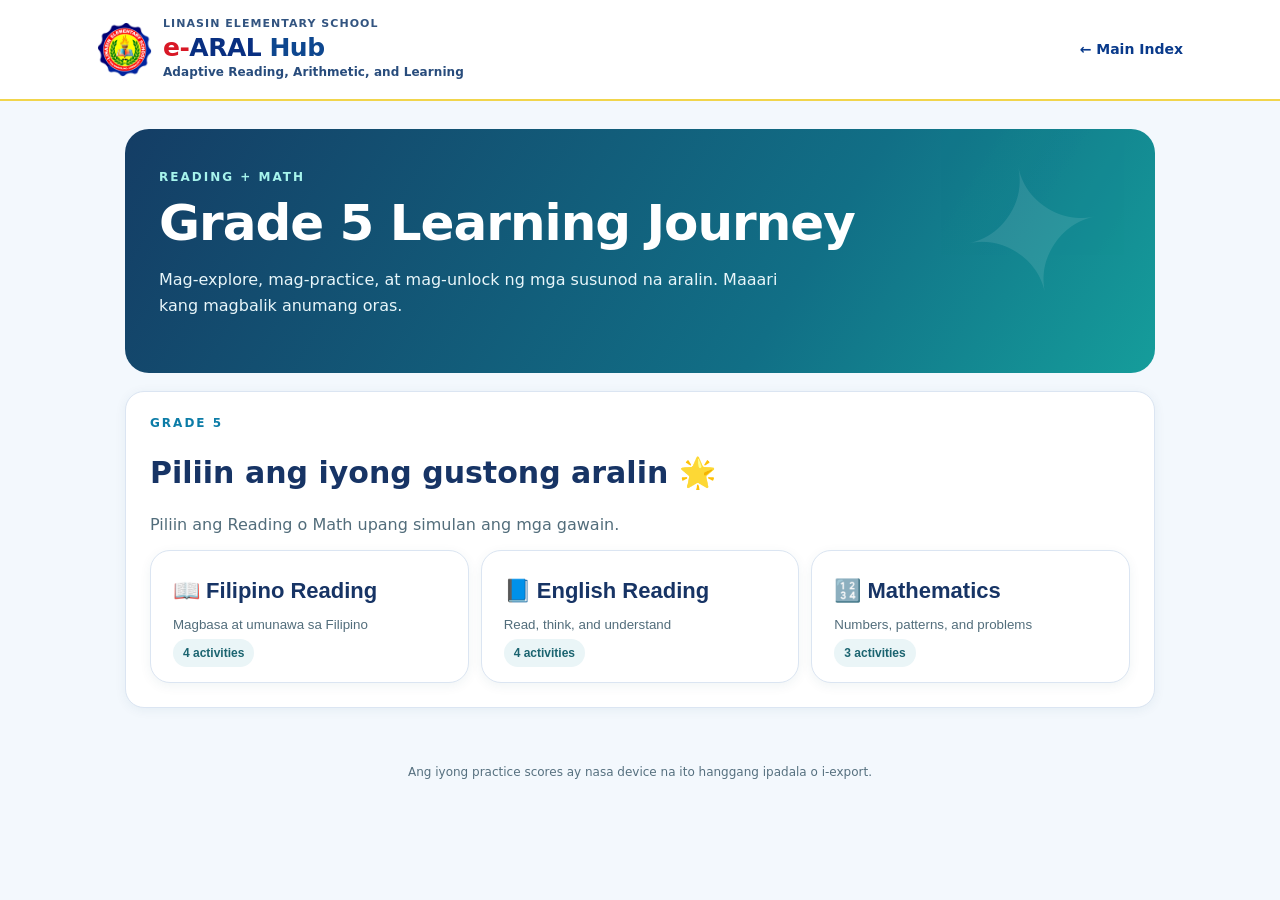
<file: grade5.html>
<!doctype html><html lang="fil"><head><meta charset="utf-8"><meta name="viewport" content="width=device-width,initial-scale=1"><meta name="theme-color" content="#17678b"><title>e-ARAL Hub · Grade 5</title><link rel="icon" type="image/png" href="linasin-es-logo.png"><link rel="stylesheet" href="style.css"></head><body data-grade="5"><header class="top"><div class="nav"><a href="index.html" class="school-brand" aria-label="e-ARAL Hub — Home"><img src="linasin-es-logo.png" alt="Logo ng Linasin Elementary School" class="school-seal"><span class="brand-copy"><span class="school-name">LINASIN ELEMENTARY SCHOOL</span><strong class="brand-title"><span class="brand-e">e-</span>ARAL <span class="brand-hub">Hub</span></strong><span class="brand-tagline">Adaptive Reading, Arithmetic, and Learning</span></span></a><a href="index.html" class="go">← Main Index</a></div></header><main class="wrap"><section class="hero"><span class="eyebrow">READING + MATH</span><h1>Grade 5 Learning Journey</h1><p>Mag-explore, mag-practice, at mag-unlock ng mga susunod na aralin. Maaari kang magbalik anumang oras.</p></section><div id="app"></div><p class="footer">Ang iyong practice scores ay nasa device na ito hanggang ipadala o i-export.</p></main><script src="lessons.js"></script><script src="bank.js"></script><script src="app.js"></script></body></html>
</file>
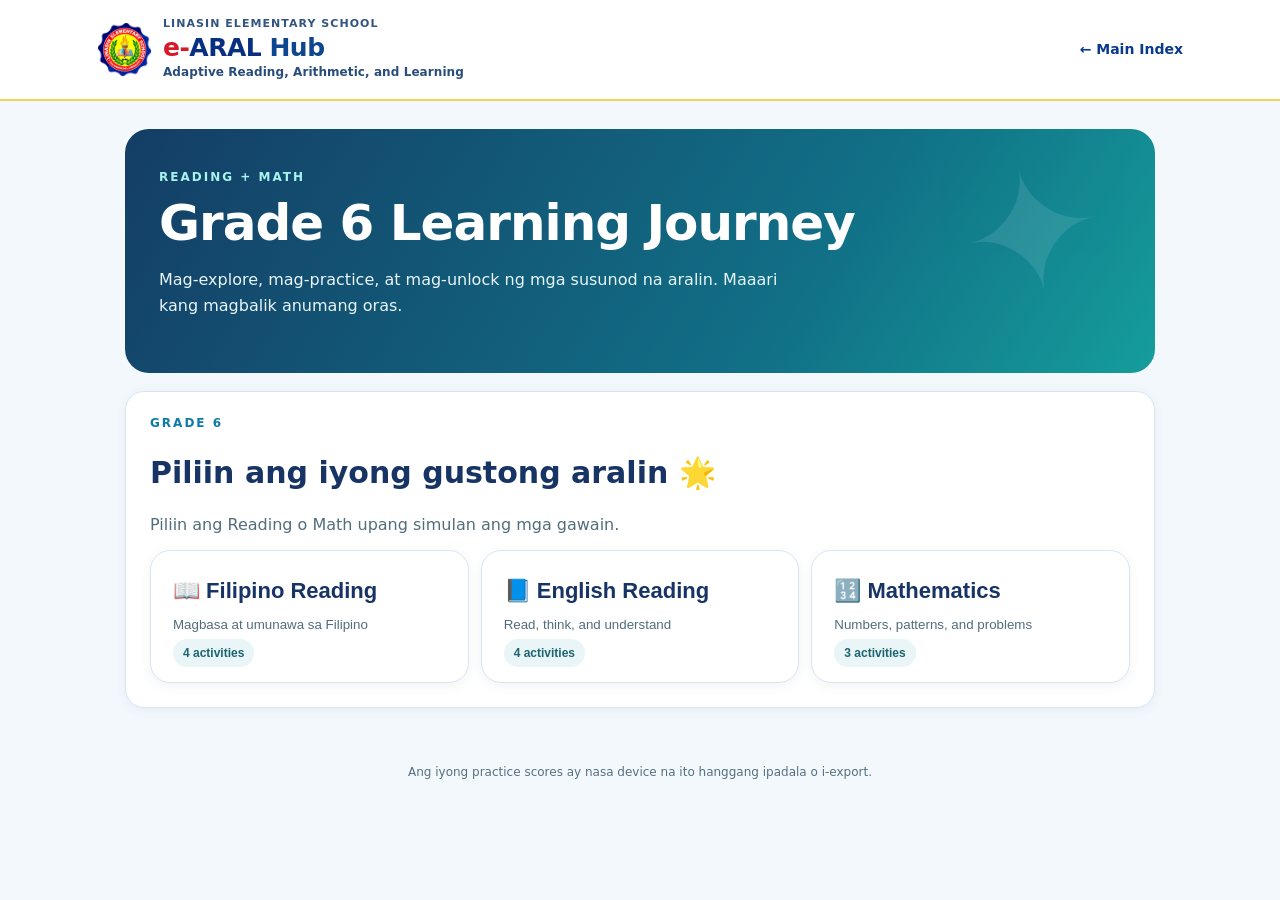
<file: grade6.html>
<!doctype html><html lang="fil"><head><meta charset="utf-8"><meta name="viewport" content="width=device-width,initial-scale=1"><meta name="theme-color" content="#17678b"><title>e-ARAL Hub · Grade 6</title><link rel="icon" type="image/png" href="linasin-es-logo.png"><link rel="stylesheet" href="style.css"></head><body data-grade="6"><header class="top"><div class="nav"><a href="index.html" class="school-brand" aria-label="e-ARAL Hub — Home"><img src="linasin-es-logo.png" alt="Logo ng Linasin Elementary School" class="school-seal"><span class="brand-copy"><span class="school-name">LINASIN ELEMENTARY SCHOOL</span><strong class="brand-title"><span class="brand-e">e-</span>ARAL <span class="brand-hub">Hub</span></strong><span class="brand-tagline">Adaptive Reading, Arithmetic, and Learning</span></span></a><a href="index.html" class="go">← Main Index</a></div></header><main class="wrap"><section class="hero"><span class="eyebrow">READING + MATH</span><h1>Grade 6 Learning Journey</h1><p>Mag-explore, mag-practice, at mag-unlock ng mga susunod na aralin. Maaari kang magbalik anumang oras.</p></section><div id="app"></div><p class="footer">Ang iyong practice scores ay nasa device na ito hanggang ipadala o i-export.</p></main><script src="lessons.js"></script><script src="bank.js"></script><script src="app.js"></script></body></html>
</file>
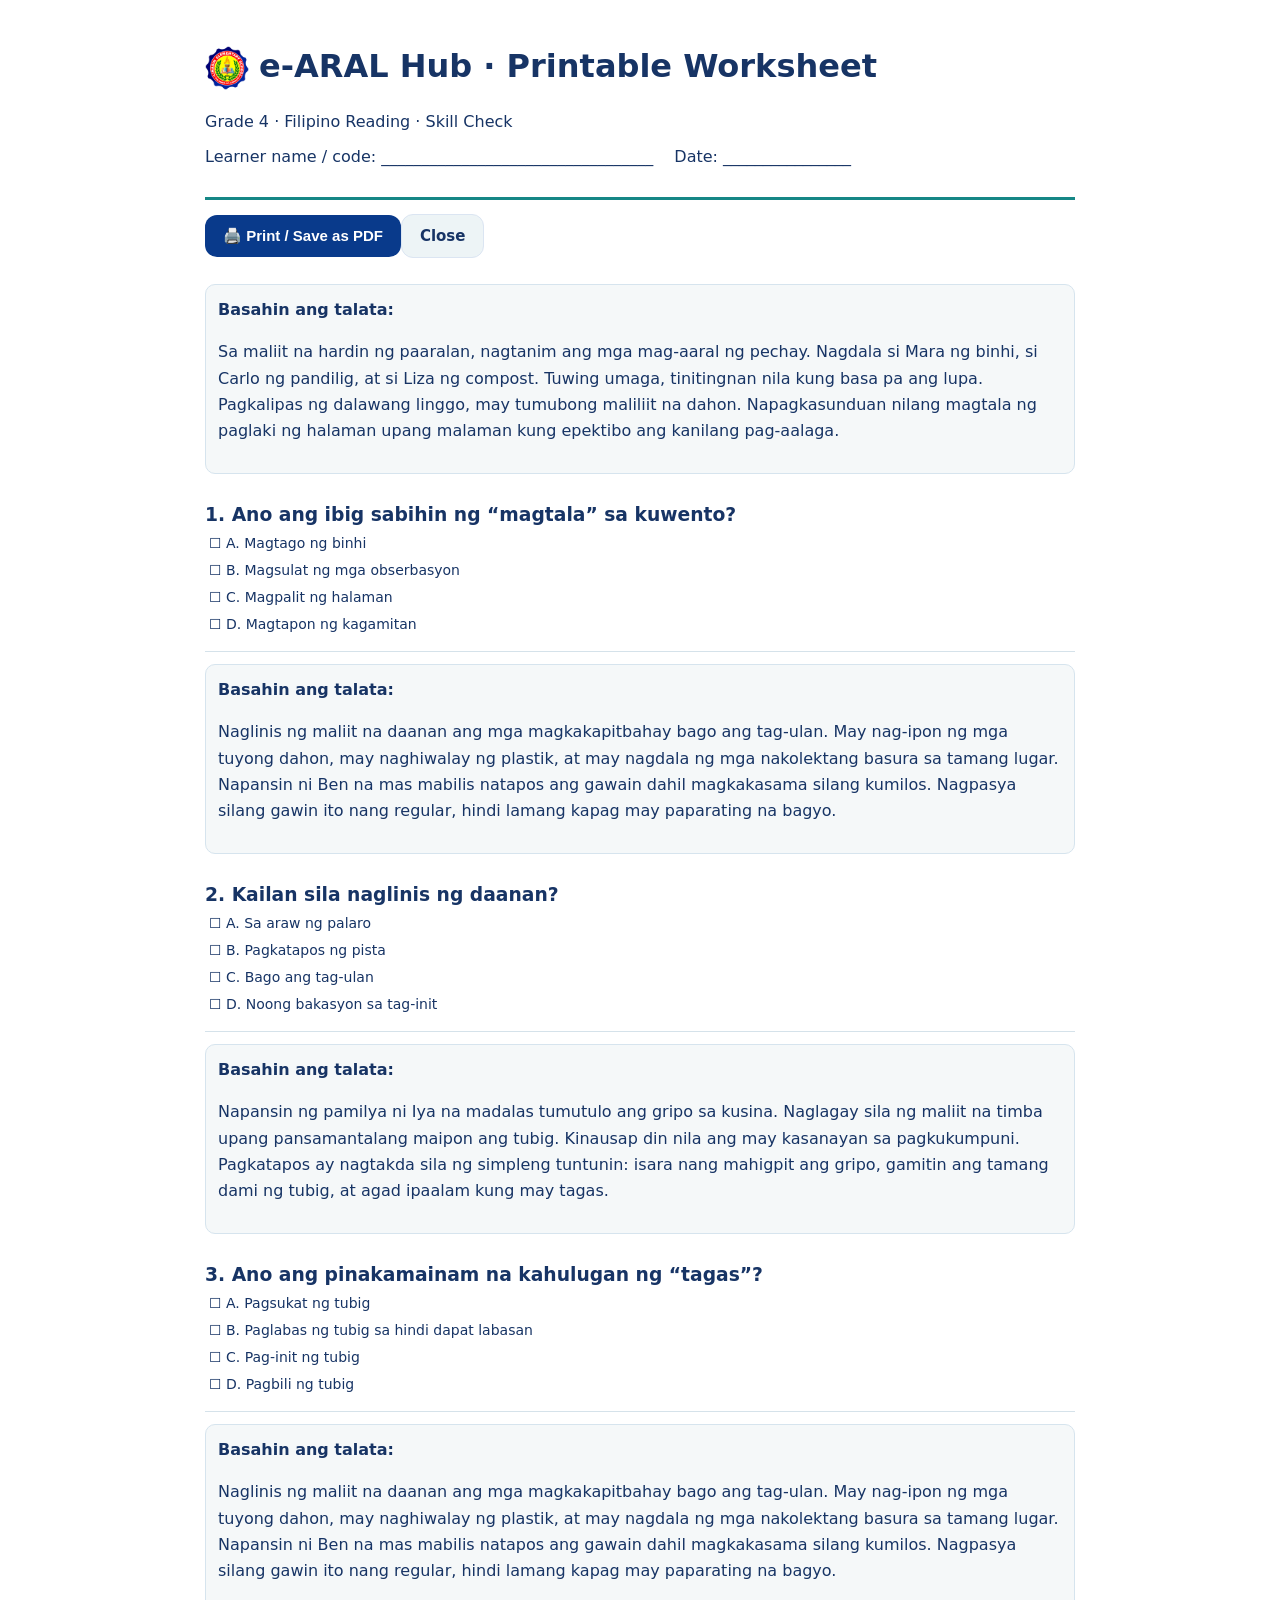
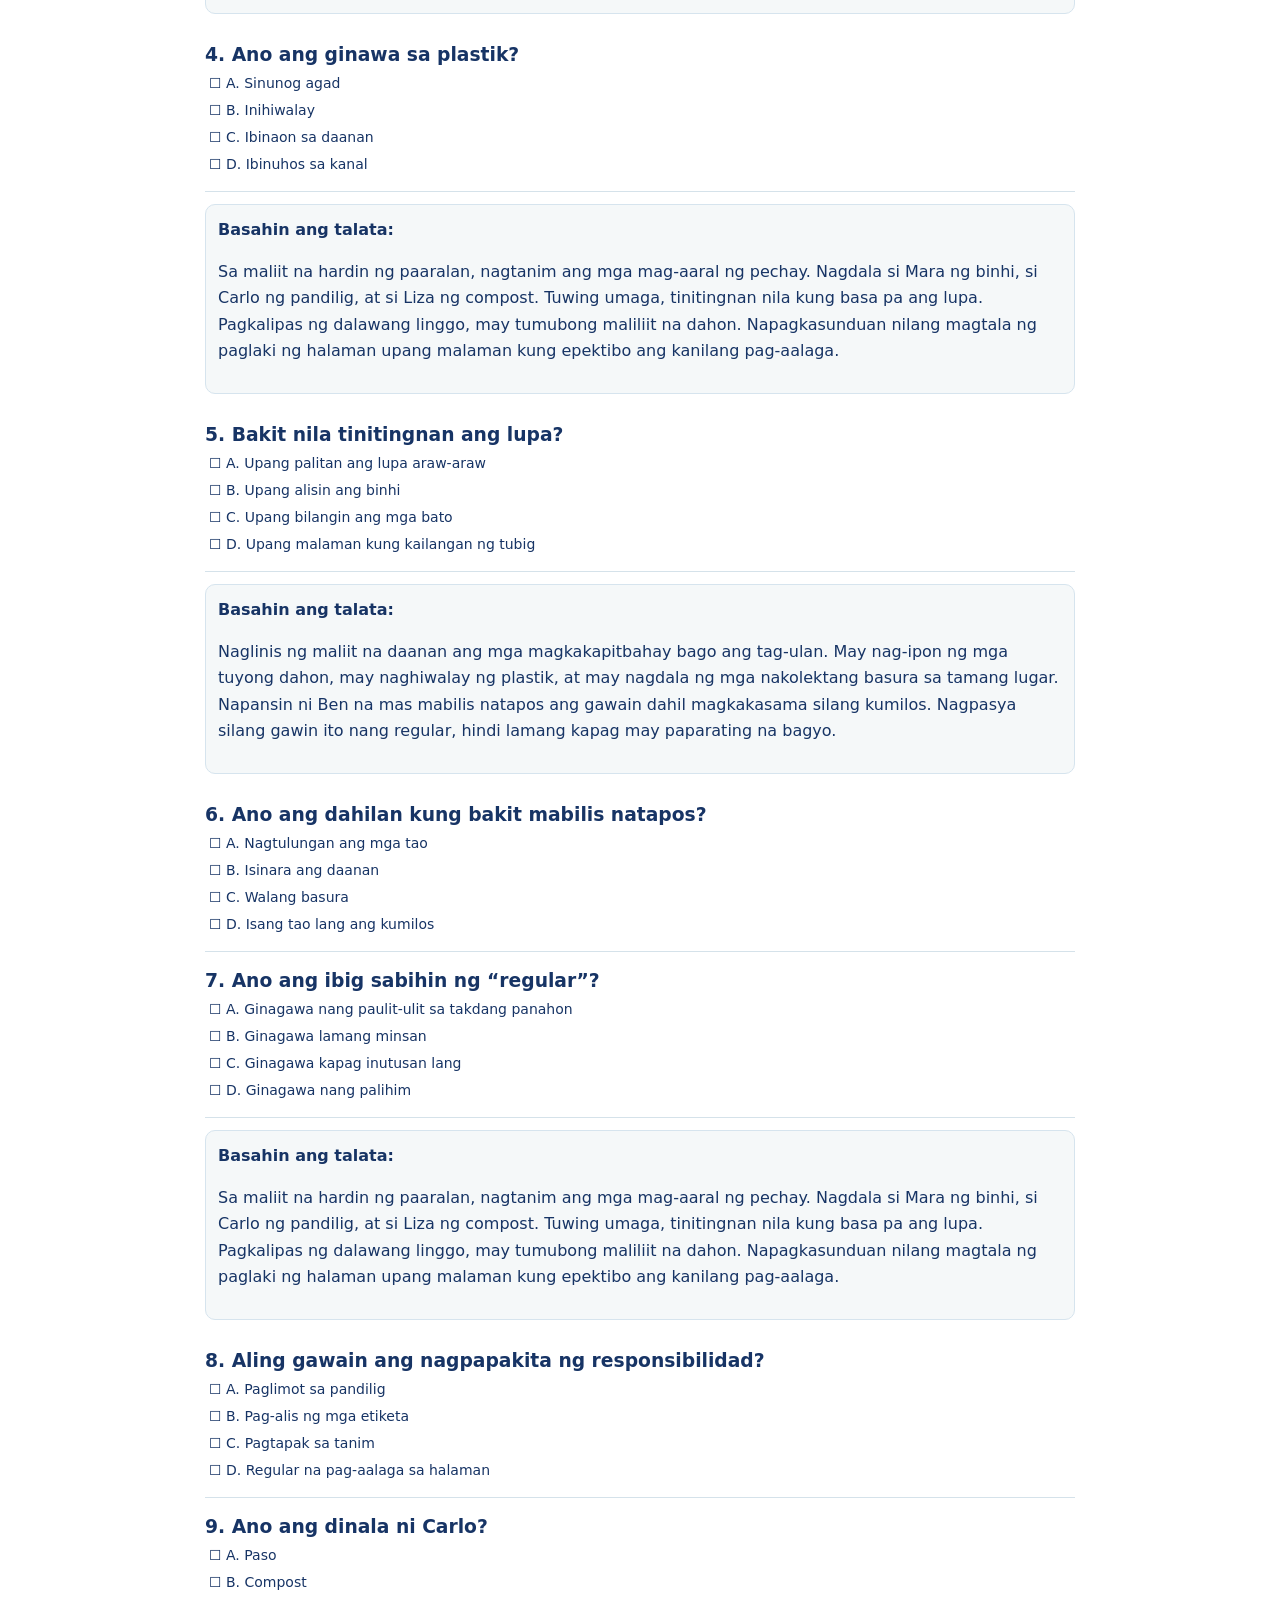
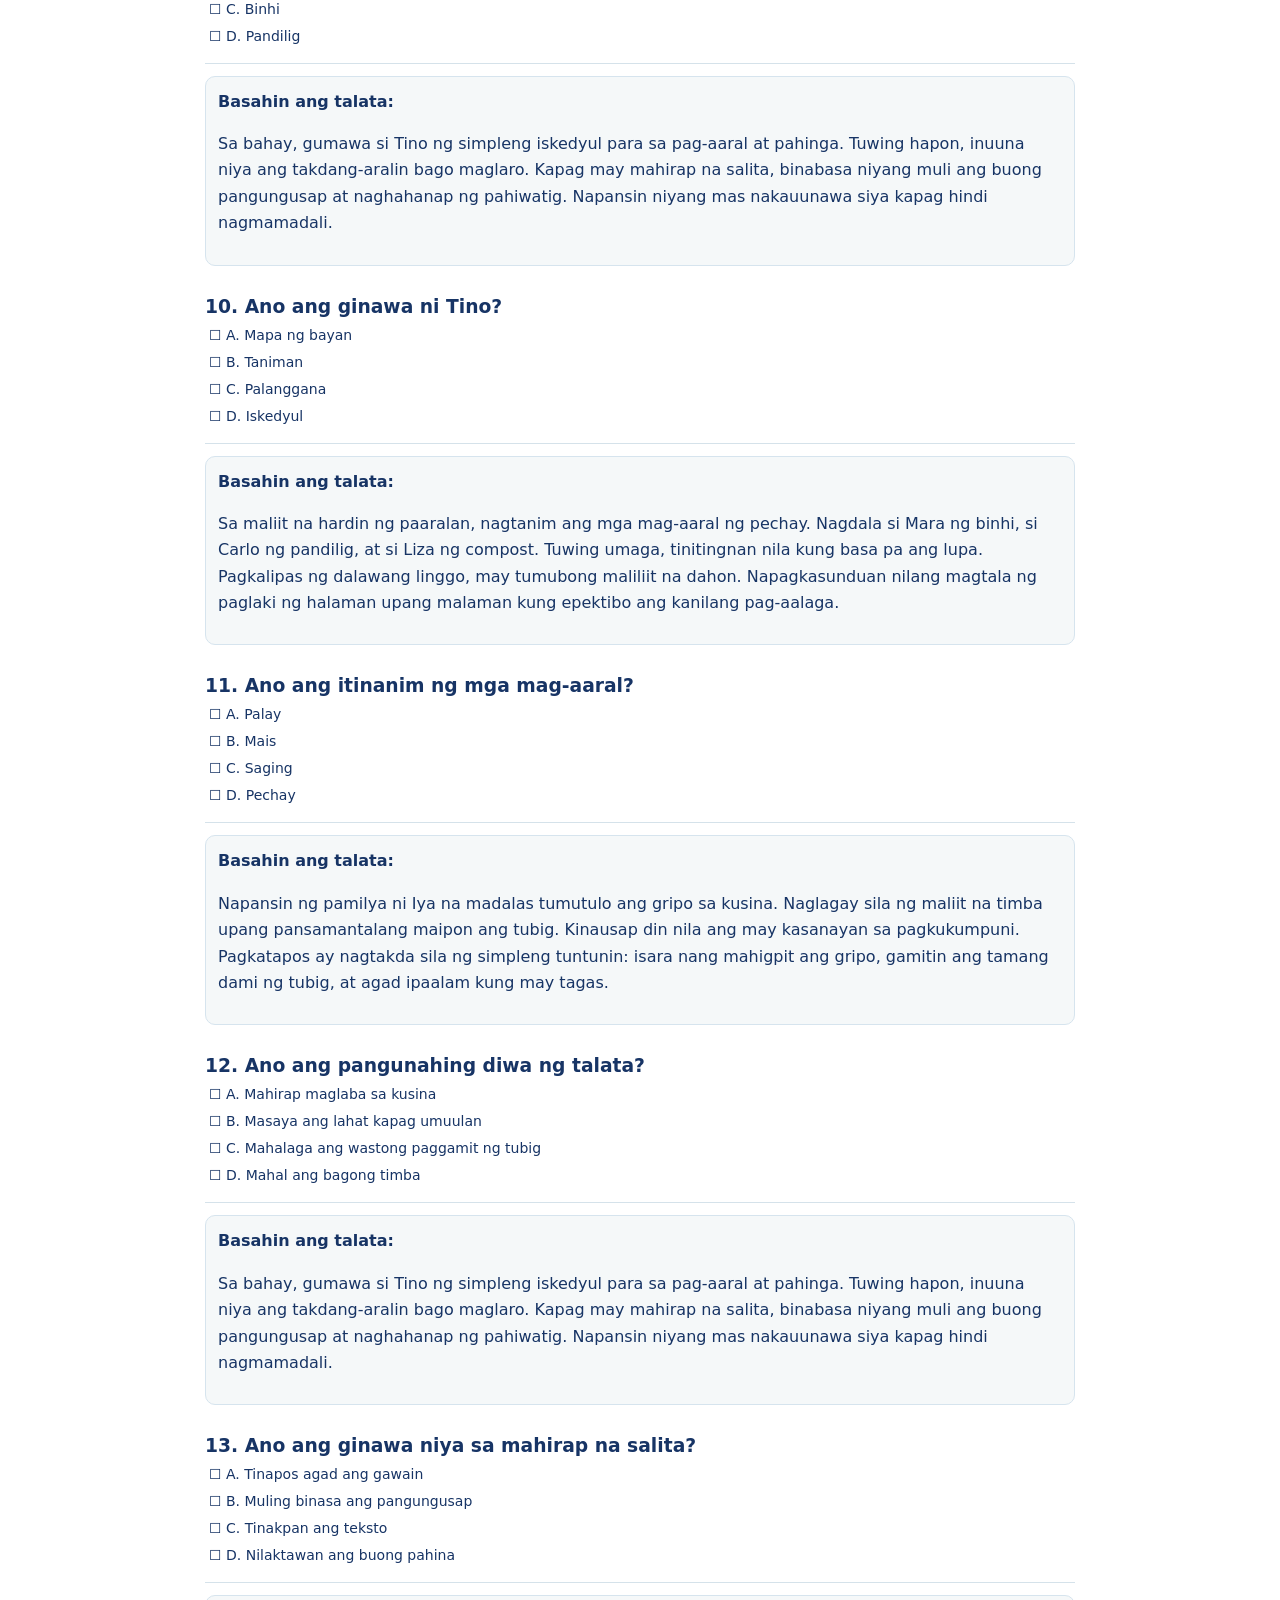
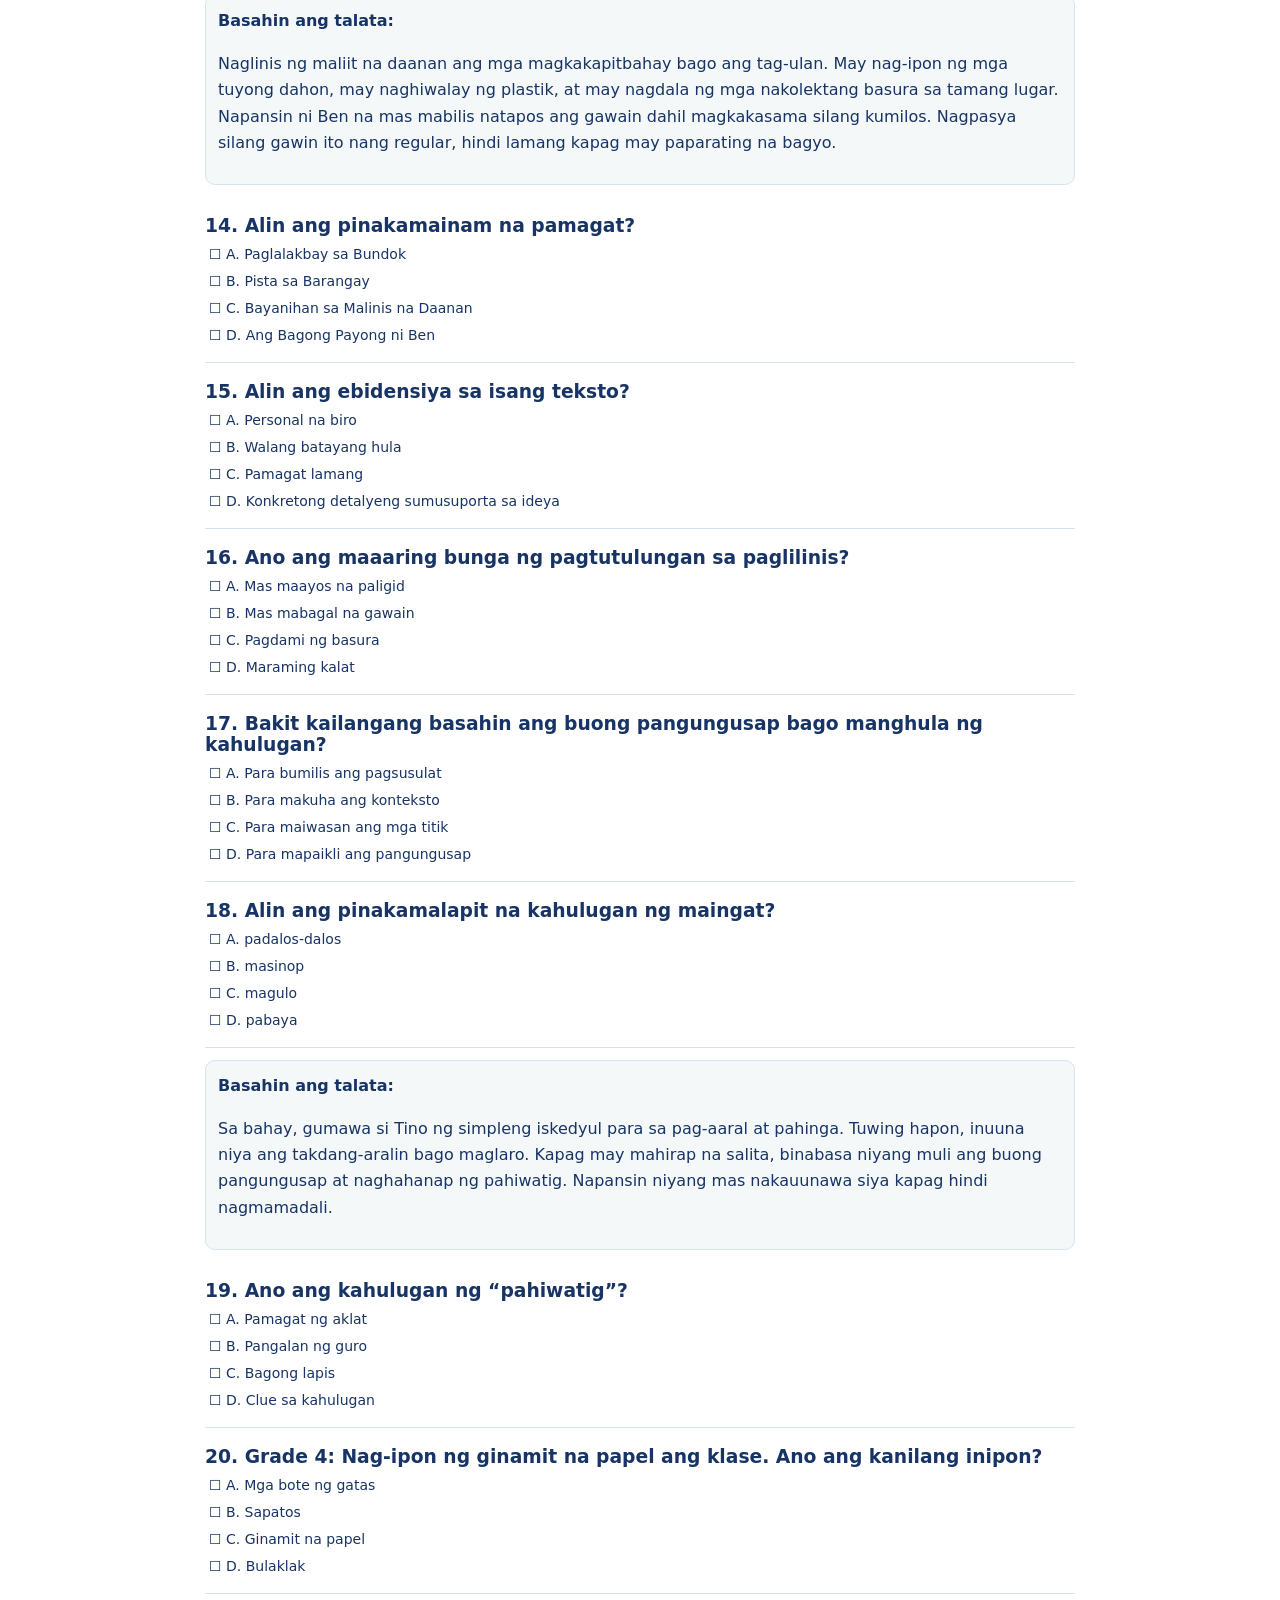
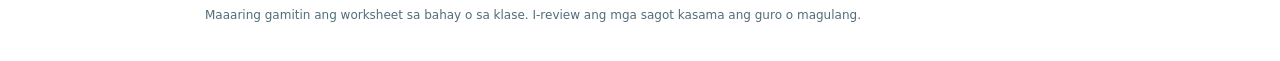
<file: print.html>
<!doctype html><html lang="fil"><head><meta charset="utf-8"><meta name="viewport" content="width=device-width,initial-scale=1"><title>Print • e-ARAL Hub</title><link rel="icon" type="image/png" href="linasin-es-logo.png"><link rel="stylesheet" href="style.css"><style>body{background:white}.printwrap{max-width:920px;margin:auto;padding:25px}.pitem{page-break-inside:avoid;border-bottom:1px solid #d5e2ea;padding:12px 0}.pitem .choice{font-size:14px;padding:4px;margin:3px 0;border:none}.pitem h3{margin:6px 0} .pstory{border:1px solid #d6e4ee;background:#f5f8f9;border-radius:10px;padding:12px;line-height:1.65;margin:12px 0}.pagehead{border-bottom:3px solid #168786;padding-bottom:13px}.print-picture{width:180px;height:160px;object-fit:contain;display:block;margin:8px 0}.print-options-images{display:grid;grid-template-columns:repeat(2,1fr);gap:8px}.print-option-picture{width:110px;height:90px;object-fit:contain;vertical-align:middle}.print-actions{padding:14px 0}@media print{.print-actions{display:none}.printwrap{padding:0}.pitem{break-inside:avoid}.pstory{break-inside:avoid}}</style></head><body><main class="printwrap"><div class="pagehead"><h1><img src="linasin-es-logo.png" alt="Linasin Elementary School logo" style="width:44px;height:44px;vertical-align:middle;margin-right:10px">e-ARAL Hub · Printable Worksheet</h1><div id="subtitle"></div><p>Learner name / code: __________________________________　 Date: ________________</p></div><div class="print-actions"><button class="btn" onclick="window.print()">🖨️ Print / Save as PDF</button><a class="btn secondary" href="javascript:window.close()">Close</a></div><div id="sheet"></div><p class="mini">Maaaring gamitin ang worksheet sa bahay o sa klase. I-review ang mga sagot kasama ang guro o magulang.</p></main><script src="lessons.js"></script><script src="bank.js"></script><script>
const params=new URLSearchParams(location.search),g=Number(params.get('grade')||4),t=params.get('track')||'reading-fil',type=params.get('type')||'assessment', lang=params.get('lang')||'en';const esc=x=>String(x||'').replace(/[&<>]/g,c=>({'&':'&amp;','<':'&lt;','>':'&gt;'}[c]));let qs=[];let lesson;
if(type==='lesson'){lesson=window.BASA_DATA.lessons.find(x=>x.grade===g&&x.track===t&&x.id===params.get('id'));qs=lesson?.questions||[]}else{qs=t==='math'?(window.BASA_BANK[`${g}:${t}`]?.questions||[]):[...(window.BASA_DATA.checks[`${g}:${t}`]||[]),...(window.BASA_BANK[`${g}:${t}`]?.questions||[])];}
if(type==='assessment'&&qs.length>20){qs=qs.sort(()=>Math.random()-.5).slice(0,20)}
document.getElementById('subtitle').textContent=`${g?'Grade '+g:'Kindergarten'} · ${t.replace('reading-fil','Filipino Reading').replace('reading-eng','English Reading').replace('math','Math')} · ${type==='lesson'?lesson?.title||'Lesson':'Skill Check'}`;
const target=document.getElementById('sheet');let last='';target.innerHTML=(lesson?`<div class="pstory">${esc(lesson.passage)}</div>`:'')+qs.map((q,i)=>{let p='';if(type==='assessment'&&q.stimulus&&q.stimulus!==last){p=`<div class="pstory"><strong>Basahin ang talata:</strong><p>${esc(q.stimulus)}</p></div>`;}last=q.stimulus||'';const choices=q.options.map((v,i)=>({v,i}));for(let j=choices.length-1;j>0;j--){const k=Math.floor(Math.random()*(j+1));[choices[j],choices[k]]=[choices[k],choices[j]]}let picture=q.image?`<img src="${esc(q.image)}" alt="Larawan" class="print-picture">`:'';let pics=Array.isArray(q.optionImages);return p+`<div class="pitem"><h3>${i+1}. ${esc(q.q_fil&&t==='math'&&lang==='fil'?q.q_fil:q.q)}</h3>${picture}<div class="${pics?'print-options-images':''}">${choices.map((o,j)=>`<div class="choice">☐ ${String.fromCharCode(65+j)}. ${pics?`<img src="${esc(q.optionImages[o.i])}" alt="Larawan ${String.fromCharCode(65+j)}" class="print-option-picture">`:esc(o.v)}</div>`).join('')}</div></div>`}).join('');
</script></body></html>
</file>
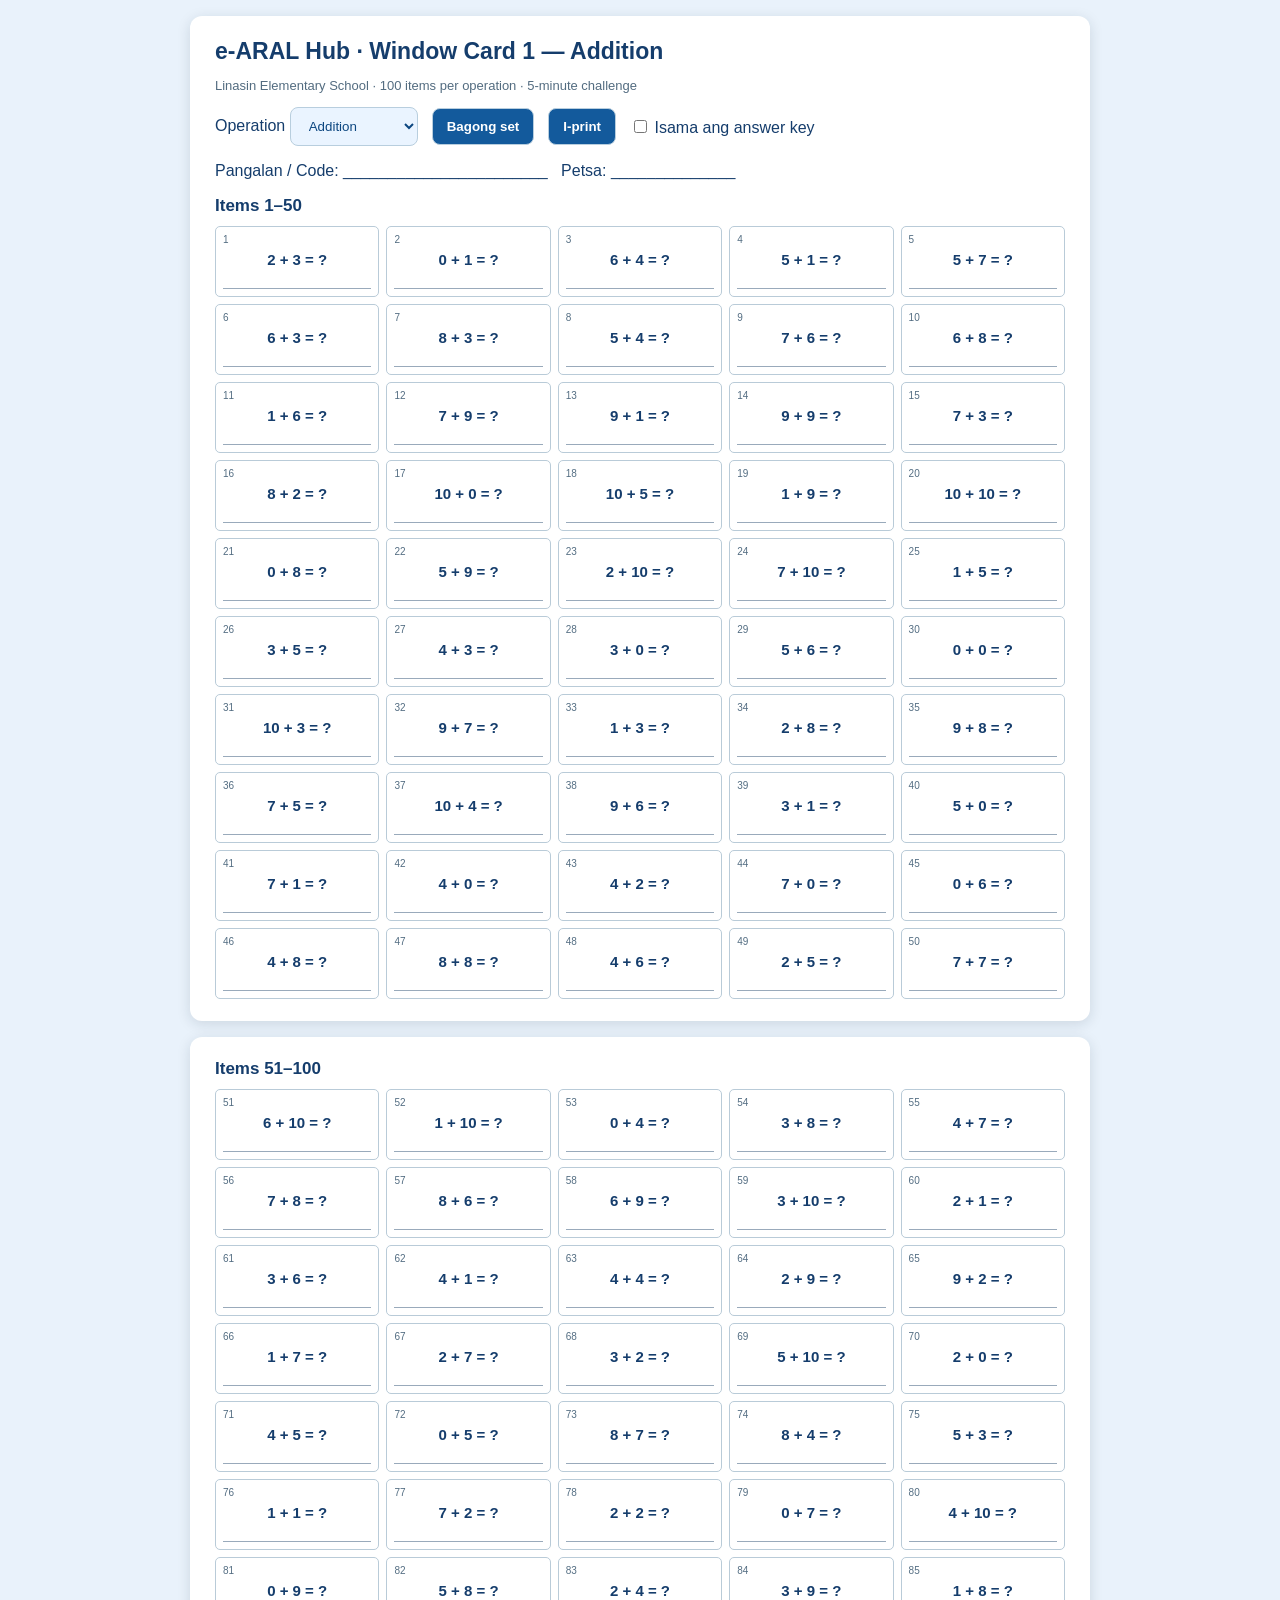
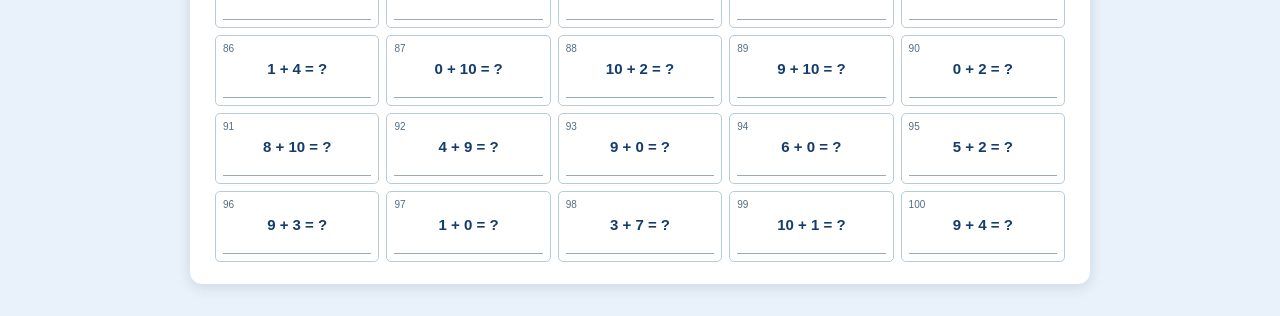
<file: window-print.html>
<!doctype html><html lang="fil"><head><meta charset="utf-8"><meta name="viewport" content="width=device-width,initial-scale=1"><title>e-ARAL Hub · 100-item Window Card Print</title><style>
*{box-sizing:border-box}body{font-family:Arial,Helvetica,sans-serif;background:#e9f2fb;color:#153d6c;margin:0;padding:16px}.sheet{width:min(100%,900px);background:#fff;margin:0 auto 16px;padding:22px 25px;border-radius:12px;box-shadow:0 3px 14px #1232}h1{margin:0 0 7px;font-size:23px}h2{margin:0 0 10px;font-size:17px}.info{font-size:13px;color:#536c80}.toolbar{display:flex;flex-wrap:wrap;gap:14px;align-items:center;margin:14px 0}.toolbar button,.toolbar select{border:1px solid #b8cede;background:#eaf4ff;color:#0c4680;padding:10px 14px;border-radius:8px;cursor:pointer}.toolbar button{background:#135a9c;color:#fff;font-weight:700}.grid{display:grid;grid-template-columns:repeat(5,minmax(0,1fr));gap:7px}.item{min-height:68px;border:1px solid #b9cbd8;padding:7px;border-radius:5px;break-inside:avoid}.n{display:block;font-size:10px;color:#536d82}.q{font-size:15px;text-align:center;font-weight:bold;margin:6px 0}.line{height:15px;border-bottom:1px solid #9ab}.key{display:none}.key.show{display:block}.keygrid{display:grid;grid-template-columns:repeat(5,minmax(0,1fr));font-size:12px;gap:7px}.keygrid span{border-bottom:1px solid #aab;padding:4px}@page{size:A4 portrait;margin:11mm}@media print{body{padding:0;background:white}.sheet{padding:0;box-shadow:none;border-radius:0;width:100%;margin:0}.sheet.page{break-after:page}.toolbar{display:none}.item{min-height:61px;padding:5px}.q{font-size:13px}.key{break-before:page}.key:not(.show){display:none!important}}@media(max-width:610px){.grid{grid-template-columns:repeat(3,minmax(0,1fr))}}
</style></head><body><div class="sheet page"><h1>e-ARAL Hub · <span id="title"></span></h1><p class="info">Linasin Elementary School · 100 items per operation · 5-minute challenge</p><div class="toolbar"><label>Operation <select id="op"><option value="add">Addition</option><option value="sub">Subtraction</option><option value="mul">Multiplication</option><option value="div">Division</option></select></label><button id="new">Bagong set</button><button id="print">I-print</button><label><input type="checkbox" id="keyToggle"> Isama ang answer key</label></div><p>Pangalan / Code: _______________________ &nbsp; Petsa: ______________</p><h2>Items 1–50</h2><div class="grid" id="one"></div></div><div class="sheet page"><h2>Items 51–100</h2><div class="grid" id="two"></div></div><div class="sheet key" id="key"><h2>Answer Key · <span id="keyTitle"></span></h2><div class="keygrid" id="keys"></div></div>
<script src="window-data.js"></script><script>
let meta=window.EARAL_WINDOW,p=new URLSearchParams(location.search),level=p.get('level')==='2'?2:1,op=meta.OPERATIONS[p.get('op')]?p.get('op'):'add';document.getElementById('op').value=op;
let items;
function fromLast(){try{let list=JSON.parse(localStorage.getItem(`e-aral-v15-window-last:${level}:${op}`));return Array.isArray(list)&&list.length===100?list:null}catch{return null}}
function refresh(generate=false){items=(!generate?fromLast():null)||meta.generate(level,op);const ttl=`${meta.settings[level].title} — ${meta.OPERATIONS[op].label}`;document.getElementById('title').textContent=ttl;document.getElementById('keyTitle').textContent=ttl;
const format=(a,offset)=>a.map((q,i)=>`<div class="item"><span class="n">${i+1+offset}</span><div class="q">${q.text}</div><div class="line"></div></div>`).join('');document.getElementById('one').innerHTML=format(items.slice(0,50),0);document.getElementById('two').innerHTML=format(items.slice(50),50);document.getElementById('keys').innerHTML=items.map((x,i)=>`<span>${i+1}. ${x.answer}</span>`).join('');try{localStorage.setItem(`e-aral-v15-window-last:${level}:${op}`,JSON.stringify(items))}catch{}}
document.getElementById('op').onchange=e=>{op=e.target.value;refresh()};document.getElementById('new').onclick=()=>refresh(true);document.getElementById('print').onclick=()=>window.print();document.getElementById('keyToggle').onchange=e=>document.getElementById('key').classList.toggle('show',e.target.checked);refresh();
</script></body></html>
</file>
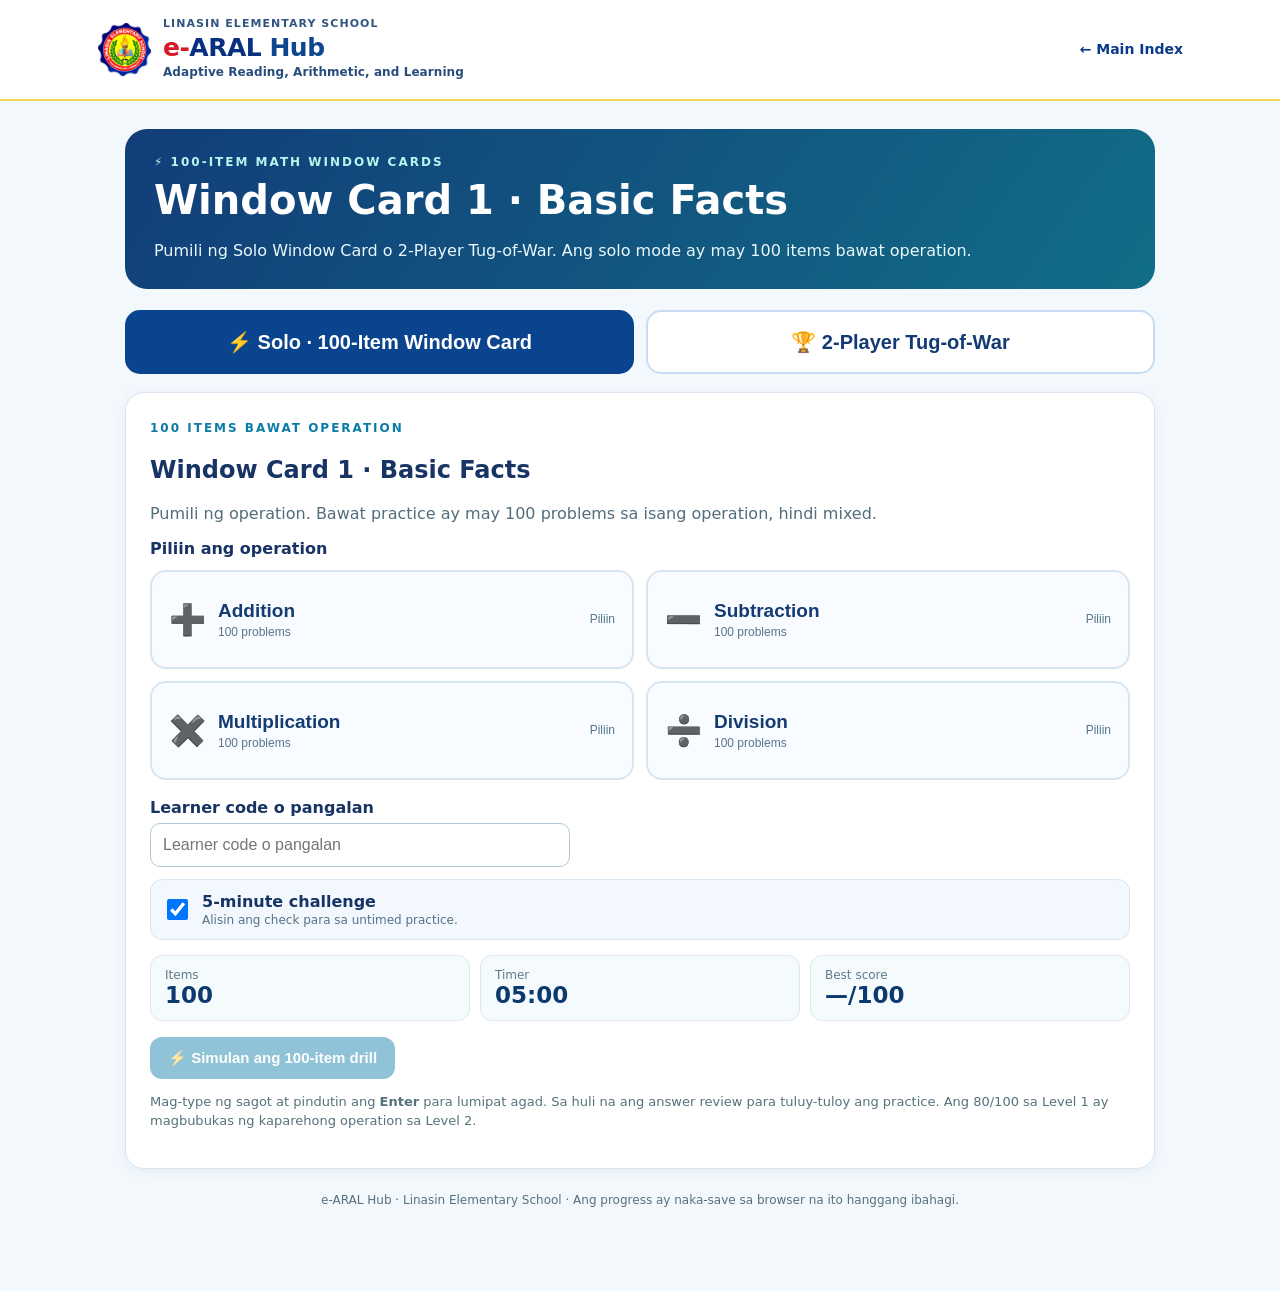
<file: window1.html>
<!doctype html><html lang="fil"><head><meta charset="utf-8"><meta name="viewport" content="width=device-width,initial-scale=1"><meta name="theme-color" content="#093a8b"><title>Window Card 1 · e-ARAL Hub</title><link rel="icon" type="image/png" href="linasin-es-logo.png"><link rel="stylesheet" href="style.css"><style id="duel-css">
/* Duel UI is self-contained so window1.html alone can be replaced on GitHub Pages. */
.duel-mode-tabs{display:grid;grid-template-columns:1fr 1fr;gap:12px;margin:18px 0}.duel-mode-btn{border:2px solid #c7dcf0;background:#fff;padding:18px 14px;border-radius:15px;font-size:clamp(15px,1.7vw,20px);font-weight:850;color:#143a74;cursor:pointer}.duel-mode-btn.active{background:#0a448e;border-color:#0a448e;color:#fff}.duel-setup h2{margin:8px 0 10px;font-size:clamp(24px,3vw,34px)}.duel-settings{display:grid;grid-template-columns:1fr 1fr;gap:16px}.duel-settings label{font-weight:800;display:flex;flex-direction:column;gap:8px;color:#183e72}.duel-settings select,.duel-settings input{width:100%;padding:13px 12px;border:1px solid #b4cae2;border-radius:12px;font:inherit;color:#183e72;background:#fff}.duel-setup-action{margin-top:18px}.duel-setup-action .btn{min-height:52px}.duel-stage[hidden],.duel-setup[hidden],#duelSolo[hidden],.duel-result[hidden]{display:none!important}
.duel-stage{position:fixed;inset:0;z-index:9999;background:#ebf2fc;color:#112957;display:flex;flex-direction:column;min-height:100vh;min-height:100dvh;overflow:auto;font-family:system-ui,-apple-system,'Segoe UI',sans-serif;touch-action:manipulation;user-select:none;-webkit-user-select:none}
.duel-head{display:flex;align-items:center;justify-content:space-between;background:#0a2d6f;color:#fff;min-height:70px;gap:12px;padding:10px clamp(12px,2vw,28px)}.duel-badge{font-weight:900;letter-spacing:.03em;font-size:clamp(11px,1.25vw,17px)}#duelTopOperation{font-size:clamp(10px,1.2vw,15px);font-weight:750}.duel-clock{font-variant-numeric:tabular-nums;font-size:clamp(27px,3.1vw,44px);color:#fff}.duel-clock.danger{color:#ffbf4b;animation:duelTick .6s ease-in-out infinite alternate}.duel-exit{background:#ffffff2b;border:2px solid #ffffff8c;border-radius:11px;padding:8px 16px;color:#fff;font-size:21px;cursor:pointer}
.duel-rope{height:100px;display:flex;align-items:center;gap:10px;padding:10px clamp(10px,2vw,28px)}.duel-counter{font-weight:950;font-variant-numeric:tabular-nums;font-size:clamp(32px,4vw,56px);width:105px;display:flex;align-items:baseline;gap:5px}.duel-counter small{font-size:12px;font-weight:750}.duel-counter.left{color:#1767c9}.duel-counter.right{color:#ce324d;justify-content:flex-end}.duel-track{position:relative;min-width:0;flex:1;height:36px;border-radius:99px;background:linear-gradient(90deg,#2a75d4 0 50%,#e94863 50% 100%);box-shadow:inset 0 0 0 3px #fff,0 2px 9px #0a307331;overflow:visible}.duel-centerline{position:absolute;left:50%;height:56px;top:-10px;border-left:3px dashed #304365;z-index:1}.duel-rope-line{position:absolute;top:calc(50% - 3px);height:6px;left:7%;right:7%;background:repeating-linear-gradient(115deg,#f9de9b 0px,#f9de9b 5px,#be833f 6px,#be833f 8px);border-radius:3px;box-shadow:0 1px 4px #0003}.duel-flag{position:absolute;left:50%;top:-22px;font-size:48px;line-height:1;transform:translateX(-50%);z-index:3;transition:left .22s ease;filter:drop-shadow(0 2px 3px #15284f99)}
.duel-players{display:grid;grid-template-columns:1fr 1fr;gap:12px;padding:0 12px 12px;flex:1;min-height:0}.duel-player{border-radius:18px;border:4px solid transparent;padding:clamp(10px,1.5vw,22px);display:flex;flex-direction:column;align-items:stretch;min-width:0;background:#fff;box-shadow:0 3px 18px #1f4c781e}.duel-blue{border-color:#1874d4;background:linear-gradient(180deg,#dceeff,#f9fbff)}.duel-red{border-color:#e14962;background:linear-gradient(180deg,#ffe2e9,#fff9fa)}.duel-player-head{display:flex;align-items:center;justify-content:space-between;gap:10px;font-size:clamp(16px,2vw,29px);font-weight:950}.duel-blue .duel-player-head{color:#1155ab}.duel-red .duel-player-head{color:#be2844}.duel-player-head span{font-size:clamp(13px,1.5vw,20px);font-variant-numeric:tabular-nums}.duel-problem{font-size:clamp(37px,5.5vw,76px);font-weight:950;text-align:center;margin:6px 0 2px;line-height:1.1;letter-spacing:-.02em;white-space:nowrap}.duel-entry{font-size:clamp(27px,3.2vw,46px);font-weight:900;min-height:48px;background:#fff;border:2px solid #a9bed8;border-radius:12px;text-align:center;margin:2px auto 10px;padding:2px 12px;min-width:35%;font-variant-numeric:tabular-nums}.duel-pad{display:grid;grid-template-columns:repeat(3,minmax(0,1fr));grid-auto-rows:minmax(43px,1fr);gap:clamp(4px,.7vw,10px);flex:1;max-height:370px;width:100%;max-width:390px;margin:auto;min-height:205px}.duel-key{border-radius:13px;border:2px solid #c1d4e8;background:#fff;color:#132e5f;font-size:clamp(23px,3vw,42px);font-weight:900;cursor:pointer;touch-action:none;user-select:none;-webkit-tap-highlight-color:transparent;box-shadow:0 4px 0 #b3cde8;min-height:43px}.duel-key:active{transform:translateY(3px);box-shadow:0 1px 0 #b3cde8}.duel-key.special{background:#edf2fa;color:#173f77}.duel-key.submit{background:#13a26f;color:#fff;border-color:#08774c;box-shadow:0 4px 0 #08774c}.duel-feedback{font-weight:800;text-align:center;min-height:27px;margin-top:8px;font-size:clamp(12px,1.4vw,18px);color:#426082}.duel-player.correct{box-shadow:0 0 0 6px #38cf8d inset}.duel-player.wrong{box-shadow:0 0 0 6px #f5a34e inset}.duel-player.done .duel-pad{opacity:.5;pointer-events:none}.duel-bottom{text-align:center;padding:9px 10px;font-size:clamp(11px,1.2vw,15px);color:#4e607c;font-weight:700;background:#dfeaf7}
.duel-result{position:absolute;inset:0;background:#07172dc9;z-index:9;display:grid;place-items:center;padding:20px}.duel-result-card{text-align:center;max-width:640px;width:100%;background:#fff;padding:clamp(24px,4vw,50px);border-radius:24px;box-shadow:0 16px 60px #0006}.duel-result-star{font-size:66px}.duel-result h2{font-size:clamp(30px,4vw,48px);margin:5px 0 12px;color:#103b78}.duel-result p{font-size:clamp(18px,2.2vw,26px);font-weight:800}.duel-result-actions{display:flex;gap:10px;justify-content:center;flex-wrap:wrap;margin-top:22px}
@keyframes duelTick{from{opacity:1}to{opacity:.65}}
@media(max-width:750px){
 .duel-mode-tabs,.duel-settings{grid-template-columns:1fr}
 .duel-stage{overflow:auto}
 .duel-head{min-height:48px;padding:6px 8px;gap:5px;flex-wrap:nowrap}
 .duel-badge{display:none}
 #duelTopOperation{font-size:10px;max-width:55%;line-height:1.15}
 .duel-clock{font-size:23px;white-space:nowrap}
 .duel-exit{font-size:17px;padding:4px 10px}
 .duel-rope{height:55px;padding:5px 7px;gap:5px}
 .duel-counter{width:40px;font-size:22px;gap:1px}
 .duel-counter small{font-size:8px}
 .duel-track{height:26px}
 .duel-flag{font-size:34px;top:-15px}
 .duel-players{grid-template-columns:minmax(0,1fr) minmax(0,1fr);gap:6px;padding:3px 6px 7px;flex:1;min-height:0}
 .duel-player{border-width:2px;padding:5px;border-radius:11px;min-height:295px}
 .duel-player-head{gap:3px;font-size:clamp(10px,3vw,15px);flex-wrap:wrap}
 .duel-player-head span{font-size:10px}
 .duel-problem{font-size:clamp(20px,5.5vw,35px);white-space:normal;margin:6px 0 2px}
 .duel-entry{font-size:23px;min-height:33px;width:100%;min-width:0;margin:4px 0 5px;padding:0 3px}
 .duel-pad{max-height:none;min-height:190px;grid-auto-rows:minmax(43px,1fr);gap:3px}
 .duel-key{font-size:clamp(20px,5vw,28px);border-width:1px;border-radius:8px;min-height:43px;box-shadow:0 2px 0 #b3cde8}
 .duel-feedback{font-size:10px;min-height:15px;margin-top:4px}
}
@media(max-width:380px){.duel-players{gap:4px;padding:3px}.duel-player{padding:3px}.duel-key{font-size:21px;min-height:40px}.duel-pad{grid-auto-rows:minmax(40px,1fr);min-height:175px}}
@media(max-height:520px) and (orientation:landscape){.duel-head{min-height:44px}.duel-rope{height:50px}.duel-pad{min-height:180px;grid-auto-rows:minmax(38px,1fr)}.duel-key{min-height:38px}.duel-player{min-height:255px}}

@media(max-height:790px) and (min-width:751px){.duel-head{min-height:56px}.duel-rope{height:70px}.duel-player{padding:10px}.duel-problem{font-size:clamp(36px,5vw,58px)}.duel-entry{font-size:28px;min-height:40px;margin:2px auto 6px}.duel-pad{max-height:none;min-height:180px}.duel-feedback{font-size:13px;margin-top:4px}}
</style></head>
<body data-window-level="1"><header class="top"><div class="nav"><a href="index.html" class="school-brand"><img src="linasin-es-logo.png" alt="Logo ng Linasin Elementary School" class="school-seal"><span class="brand-copy"><span class="school-name">LINASIN ELEMENTARY SCHOOL</span><strong class="brand-title"><span class="brand-e">e-</span>ARAL <span class="brand-hub">Hub</span></strong><span class="brand-tagline">Adaptive Reading, Arithmetic, and Learning</span></span></a><a href="index.html" class="go">← Main Index</a></div></header>
<main class="wrap"><section class="window-hero"><div class="eyebrow">⚡ 100-ITEM MATH WINDOW CARDS</div><h1>Window Card 1 · Basic Facts</h1><p>Pumili ng Solo Window Card o 2-Player Tug-of-War. Ang solo mode ay may 100 items bawat operation.</p></section><div class="duel-mode-tabs" role="group" aria-label="Piliin ang paraan ng laro">
<button class="duel-mode-btn active" id="duelSoloMode" type="button" aria-pressed="true">⚡ Solo · 100-Item Window Card</button>
<button class="duel-mode-btn" id="duelGameMode" type="button" aria-pressed="false">🏆 2-Player Tug-of-War</button>
</div>
<div id="duelSolo"><div id="windowApp"></div></div>
<section class="card duel-setup" id="duelSetup" hidden>
 <span class="eyebrow">CLASSROOM GAME • ONE INTERACTIVE SCREEN</span>
 <h2>2-Player Math Tug-of-War</h2>
 <p class="muted">Dalawang panig, dalawang touch keypad, at iisang lubid. Bawat tamang sagot ay humihila sa marker. Paramihan ng <strong>tamang sagot</strong> bago matapos ang oras.</p>
 <div class="duel-settings">
 <label>Operation<select id="duelOperation"><option value="add">➕ Addition</option><option value="sub">➖ Subtraction</option><option value="mul">✖ Multiplication</option><option value="div">➗ Division</option></select></label>
 <label>Oras<select id="duelDuration"><option value="300">5 minuto · Regular</option><option value="180">3 minuto</option><option value="60">1 minuto · Quick Demo</option></select></label>
 <label>Team sa Kaliwa<input id="duelNameLeft" type="text" maxlength="18" placeholder="BLUE TEAM" value="BLUE TEAM"></label>
 <label>Team sa Kanan<input id="duelNameRight" type="text" maxlength="18" placeholder="RED TEAM" value="RED TEAM"></label>
 </div>
 <div class="duel-setup-action"><button type="button" id="duelStart" class="btn teal">🎮 Simulan ang Labanan</button><p class="mini">Best sa interactive projector na may 2-point multi-touch. Puwede ring subukan gamit ang mouse, salitan. Walang internet na kailangan kung pareho silang nasa iisang screen.</p></div>
</section>
<div id="duelStage" class="duel-stage" hidden aria-label="Dalawang panig na Math Tug-of-War">
 <div class="duel-head"><span class="duel-badge">e-ARAL Hub · WINDOW CARD 1</span><span id="duelTopOperation">ADDITION • 100 BASIC FACTS</span><strong class="duel-clock" id="duelClock">05:00</strong><button id="duelExit" type="button" class="duel-exit" aria-label="Lumabas sa laban">✕</button></div>
 <div class="duel-rope" aria-label="Tug of war score meter">
  <span class="duel-counter left" id="duelCountLeft">0 <small>tama</small></span>
  <div class="duel-track"><span class="duel-centerline"></span><span class="duel-flag" id="duelFlag">🏳️</span><span class="duel-rope-line"></span></div>
  <span class="duel-counter right" id="duelCountRight">0 <small>tama</small></span>
 </div>
 <div class="duel-players">
  <section class="duel-player duel-blue" id="duelPlayerLeft" aria-label="Kaliwang team">
    <div class="duel-player-head"><strong id="duelLabelLeft">BLUE TEAM</strong><span id="duelItemsLeft">1 / 100</span></div>
    <div class="duel-problem" id="duelProblemLeft">8 + 7 = ?</div>
    <div class="duel-entry" id="duelEntryLeft" aria-live="polite">—</div>
    <div class="duel-pad" data-side="left"></div><div class="duel-feedback" id="duelFeedbackLeft" aria-live="polite">Pindutin ang mga numero at ✓</div>
  </section>
  <section class="duel-player duel-red" id="duelPlayerRight" aria-label="Kanang team">
    <div class="duel-player-head"><strong id="duelLabelRight">RED TEAM</strong><span id="duelItemsRight">1 / 100</span></div>
    <div class="duel-problem" id="duelProblemRight">8 + 7 = ?</div>
    <div class="duel-entry" id="duelEntryRight" aria-live="polite">—</div>
    <div class="duel-pad" data-side="right"></div><div class="duel-feedback" id="duelFeedbackRight" aria-live="polite">Pindutin ang mga numero at ✓</div>
  </section>
 </div>
 <div class="duel-result" id="duelResult" hidden><div class="duel-result-card"><div class="duel-result-star">🏆</div><h2 id="duelWinner">Tapos na!</h2><p id="duelResultScores"></p><div class="duel-result-actions"><button type="button" id="duelRematch" class="btn teal">🔁 Rematch</button><button type="button" id="duelReturn" class="btn secondary">Bumalik</button></div></div></div>
</div><p class="footer">e-ARAL Hub · Linasin Elementary School · Ang progress ay naka-save sa browser na ito hanggang ibahagi.</p></main><script src="window-data.js"></script><script src="window-app.js"></script><script id="duel-js">
(()=>{'use strict';
 const $=id=>document.getElementById(id), api=window.EARAL_WINDOW;
 const soloBtn=$('duelSoloMode'),battleBtn=$('duelGameMode'),solo=$('duelSolo'),setup=$('duelSetup'),stage=$('duelStage');
 let state=null,ticker=null;
 const shuffle=arr=>{const out=arr.slice();for(let i=out.length-1;i>0;i--){const k=Math.floor(Math.random()*(i+1));[out[i],out[k]]=[out[k],out[i]]}return out};
 const safeName=(id,def)=>($(id).value.trim()||def).slice(0,18);
 function setMode(mode){const game=mode==='game';solo.hidden=game;setup.hidden=!game;soloBtn.classList.toggle('active',!game);battleBtn.classList.toggle('active',game);soloBtn.setAttribute('aria-pressed',String(!game));battleBtn.setAttribute('aria-pressed',String(game));}
 soloBtn.addEventListener('click',()=>setMode('solo'));battleBtn.addEventListener('click',()=>setMode('game'));
 const digitKeys=['7','8','9','4','5','6','1','2','3','⌫','0','✓'];
 for(const side of ['left','right']){
  const pad=document.querySelector('.duel-pad[data-side="'+side+'"]');
  pad.innerHTML=digitKeys.map(d=>'<button type="button" class="duel-key '+(d==='✓'?'submit':d==='⌫'?'special':'')+'" data-key="'+d+'" aria-label="'+(d==='✓'?'Isumite ang sagot':d==='⌫'?'Burahin ang huling numero':d)+'">'+d+'</button>').join('');
  // Handle touch/pen at pointerdown for simultaneous multi-touch on supported projectors.
  let touchAt=0,touchKey=null;
  pad.addEventListener('pointerdown',e=>{const el=e.target.closest('[data-key]');if(!el)return;
   if(e.pointerType==='touch'||e.pointerType==='pen'){touchAt=performance.now();touchKey=el;e.preventDefault();press(side,el.dataset.key)}
  });
  // Click remains available for mouse and keyboard, without double-registering a touch.
  pad.addEventListener('click',e=>{const el=e.target.closest('[data-key]');if(!el)return;
   if(el===touchKey&&performance.now()-touchAt<750)return;
   press(side,el.dataset.key)
  });
 }
 const label=s=>s==='left'?'Left':'Right';
 const fmt=secs=>{const s=Math.max(0,secs);return String(Math.floor(s/60)).padStart(2,'0')+':'+String(s%60).padStart(2,'0')};
 function initPlayer(name,questions){return {name,questions,at:0,correct:0,wrong:0,entry:'',finished:false}};
 function player(id){return state?.players[id]}
 function getElem(side,what){return $('duel'+what+label(side))}
 function paintPlayer(side){const p=player(side);if(!p)return;
  getElem(side,'Label').textContent=p.name;
  getElem(side,'Items').textContent=p.finished?'Tapos!':(p.at+1)+' / 100';
  getElem(side,'Problem').textContent=p.finished?'🏁 FINISHED':p.questions[p.at].text;
  getElem(side,'Entry').textContent=p.entry||'—';
  getElem(side,'Count').innerHTML=p.correct+' <small>tama</small>';
  $('duelPlayer'+label(side)).classList.toggle('done',p.finished);
 }
 function paintRope(){if(!state)return;const delta=state.players.right.correct-state.players.left.correct;
  // Keep marker within rope as the lead widens. Relative score difference is decisive.
  const pct=50+42*Math.tanh(delta/8);
  $('duelFlag').style.left=pct.toFixed(2)+'%';
 }
 function press(side,key){if(!state||state.ended)return;const p=player(side);if(!p||p.finished)return;
  if(key==='⌫'){p.entry=p.entry.slice(0,-1);getElem(side,'Entry').textContent=p.entry||'—';return}
  if(key!=='✓'){if(p.entry.length<4){p.entry+=key;getElem(side,'Entry').textContent=p.entry}return}
  if(!p.entry)return;
  const good=Number(p.entry)===p.questions[p.at].answer;
  if(good)p.correct++;else p.wrong++;
  const panel=$('duelPlayer'+label(side));panel.classList.toggle('correct',good);panel.classList.toggle('wrong',!good);
  getElem(side,'Feedback').textContent=good?'✓ Tama! +1':'Subukan ulit sa susunod!';
  setTimeout(()=>{panel.classList.remove('correct','wrong')},220);
  p.at++;p.entry='';p.finished=p.at>=100;
  paintPlayer(side);paintRope();
  if(state.players.left.finished&&state.players.right.finished)finish();
 }
 function start(){if(state){clearInterval(ticker);ticker=null}
  const op=$('duelOperation').value;
  const sameBank=api.generate(1,op); // Equal set of 100 facts; each player gets a shuffled order.
  const secs=Number($('duelDuration').value)||300;
  state={op,duration:secs,deadline:Date.now()+secs*1000,players:{left:initPlayer(safeName('duelNameLeft','BLUE TEAM'),shuffle(sameBank)),right:initPlayer(safeName('duelNameRight','RED TEAM'),shuffle(sameBank))},ended:false};
  $('duelTopOperation').textContent=api.OPERATIONS[op].label.toUpperCase()+' · 100 FACTS BAWAT PANIG';
  $('duelClock').textContent=fmt(secs);$('duelClock').classList.remove('danger');
  stage.hidden=false;$('duelResult').hidden=true;
  for(const s of ['left','right']){getElem(s,'Feedback').textContent='Type gamit ang keypad, saka ✓';paintPlayer(s)}
  paintRope();
  ticker=setInterval(()=>{if(!state||state.ended)return;const seconds=Math.max(0,Math.ceil((state.deadline-Date.now())/1000));$('duelClock').textContent=fmt(seconds);$('duelClock').classList.toggle('danger',seconds<=20);if(seconds===0)finish()},150);
  // A full-screen request can be blocked by the projector/browser; stage still works without it.
  if(stage.requestFullscreen&&!document.fullscreenElement){try{let p=stage.requestFullscreen();if(p?.catch)p.catch(()=>{})}catch{}}
 }
 function finish(){if(!state||state.ended)return;state.ended=true;clearInterval(ticker);ticker=null;
  const l=state.players.left,r=state.players.right;
  const winner=l.correct===r.correct?'🤝 Tabla!':(l.correct>r.correct?'🔵 '+l.name:'🔴 '+r.name)+' ang panalo!';
  $('duelWinner').textContent=winner;
  $('duelResultScores').textContent=l.name+': '+l.correct+'/100 · '+r.name+': '+r.correct+'/100';
  $('duelResult').hidden=false;
  try{localStorage.setItem('e-aral-window1-duel-last',JSON.stringify({date:new Date().toISOString(),operation:state.op,left:l.name,leftScore:l.correct,right:r.name,rightScore:r.correct,duration:state.duration}))}catch{}
 }
 function exit(){if(state&&!state.ended&&!confirm('Tapusin ang laban at bumalik?'))return;
  clearInterval(ticker);ticker=null;state=null;stage.hidden=true;$('duelResult').hidden=true;
  if(document.fullscreenElement){try{document.exitFullscreen().catch(()=>{})}catch{}}
 }
 $('duelStart').addEventListener('click',start);
 $('duelExit').addEventListener('click',exit);
 $('duelRematch').addEventListener('click',start);
 $('duelReturn').addEventListener('click',exit);
 document.addEventListener('visibilitychange',()=>{if(state&&!state.ended&&Date.now()>=state.deadline)finish()});
 // Standalone dual keypads don't use focused input fields; two separate touches can register independently.
})();
</script></body></html>
</file>
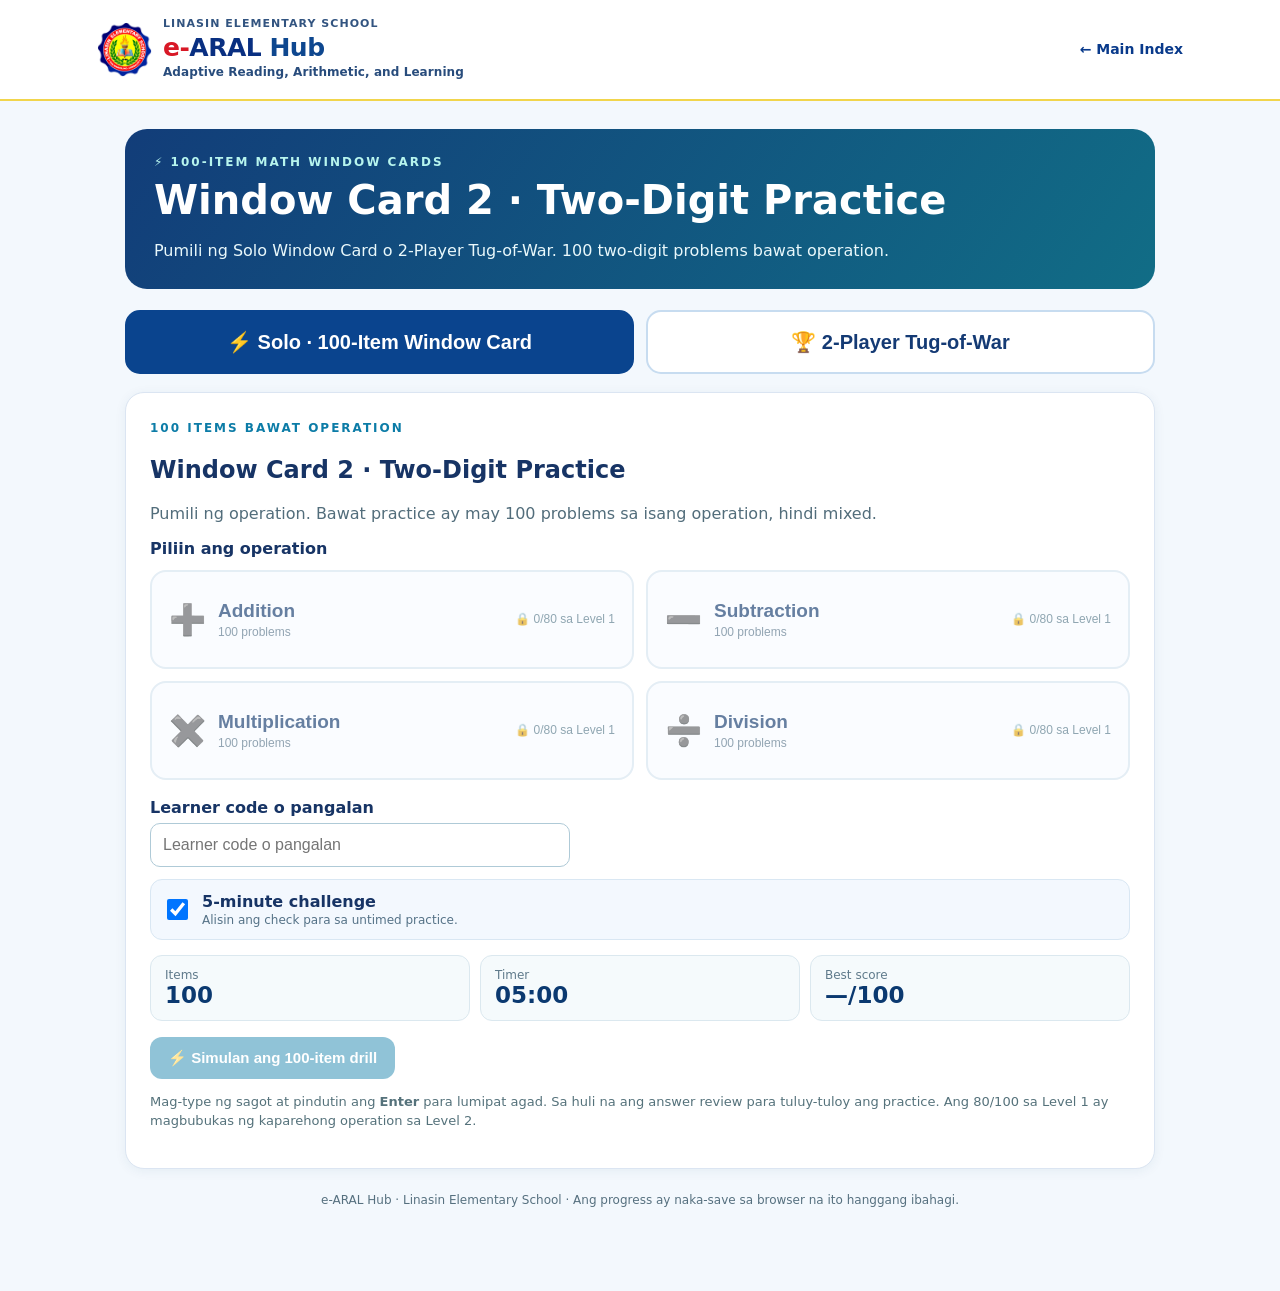
<file: window2.html>
<!doctype html><html lang="fil"><head><meta charset="utf-8"><meta name="viewport" content="width=device-width,initial-scale=1"><meta name="theme-color" content="#093a8b"><title>Window Card 2 · e-ARAL Hub</title><link rel="icon" type="image/png" href="linasin-es-logo.png"><link rel="stylesheet" href="style.css"><style id="duel-css">
/* Duel UI is self-contained so window1.html alone can be replaced on GitHub Pages. */
.duel-mode-tabs{display:grid;grid-template-columns:1fr 1fr;gap:12px;margin:18px 0}.duel-mode-btn{border:2px solid #c7dcf0;background:#fff;padding:18px 14px;border-radius:15px;font-size:clamp(15px,1.7vw,20px);font-weight:850;color:#143a74;cursor:pointer}.duel-mode-btn.active{background:#0a448e;border-color:#0a448e;color:#fff}.duel-setup h2{margin:8px 0 10px;font-size:clamp(24px,3vw,34px)}.duel-settings{display:grid;grid-template-columns:1fr 1fr;gap:16px}.duel-settings label{font-weight:800;display:flex;flex-direction:column;gap:8px;color:#183e72}.duel-settings select,.duel-settings input{width:100%;padding:13px 12px;border:1px solid #b4cae2;border-radius:12px;font:inherit;color:#183e72;background:#fff}.duel-setup-action{margin-top:18px}.duel-setup-action .btn{min-height:52px}.duel-stage[hidden],.duel-setup[hidden],#duelSolo[hidden],.duel-result[hidden]{display:none!important}
.duel-stage{position:fixed;inset:0;z-index:9999;background:#ebf2fc;color:#112957;display:flex;flex-direction:column;min-height:100vh;min-height:100dvh;overflow:auto;font-family:system-ui,-apple-system,'Segoe UI',sans-serif;touch-action:manipulation;user-select:none;-webkit-user-select:none}
.duel-head{display:flex;align-items:center;justify-content:space-between;background:#0a2d6f;color:#fff;min-height:70px;gap:12px;padding:10px clamp(12px,2vw,28px)}.duel-badge{font-weight:900;letter-spacing:.03em;font-size:clamp(11px,1.25vw,17px)}#duelTopOperation{font-size:clamp(10px,1.2vw,15px);font-weight:750}.duel-clock{font-variant-numeric:tabular-nums;font-size:clamp(27px,3.1vw,44px);color:#fff}.duel-clock.danger{color:#ffbf4b;animation:duelTick .6s ease-in-out infinite alternate}.duel-exit{background:#ffffff2b;border:2px solid #ffffff8c;border-radius:11px;padding:8px 16px;color:#fff;font-size:21px;cursor:pointer}
.duel-rope{height:100px;display:flex;align-items:center;gap:10px;padding:10px clamp(10px,2vw,28px)}.duel-counter{font-weight:950;font-variant-numeric:tabular-nums;font-size:clamp(32px,4vw,56px);width:105px;display:flex;align-items:baseline;gap:5px}.duel-counter small{font-size:12px;font-weight:750}.duel-counter.left{color:#1767c9}.duel-counter.right{color:#ce324d;justify-content:flex-end}.duel-track{position:relative;min-width:0;flex:1;height:36px;border-radius:99px;background:linear-gradient(90deg,#2a75d4 0 50%,#e94863 50% 100%);box-shadow:inset 0 0 0 3px #fff,0 2px 9px #0a307331;overflow:visible}.duel-centerline{position:absolute;left:50%;height:56px;top:-10px;border-left:3px dashed #304365;z-index:1}.duel-rope-line{position:absolute;top:calc(50% - 3px);height:6px;left:7%;right:7%;background:repeating-linear-gradient(115deg,#f9de9b 0px,#f9de9b 5px,#be833f 6px,#be833f 8px);border-radius:3px;box-shadow:0 1px 4px #0003}.duel-flag{position:absolute;left:50%;top:-22px;font-size:48px;line-height:1;transform:translateX(-50%);z-index:3;transition:left .22s ease;filter:drop-shadow(0 2px 3px #15284f99)}
.duel-players{display:grid;grid-template-columns:1fr 1fr;gap:12px;padding:0 12px 12px;flex:1;min-height:0}.duel-player{border-radius:18px;border:4px solid transparent;padding:clamp(10px,1.5vw,22px);display:flex;flex-direction:column;align-items:stretch;min-width:0;background:#fff;box-shadow:0 3px 18px #1f4c781e}.duel-blue{border-color:#1874d4;background:linear-gradient(180deg,#dceeff,#f9fbff)}.duel-red{border-color:#e14962;background:linear-gradient(180deg,#ffe2e9,#fff9fa)}.duel-player-head{display:flex;align-items:center;justify-content:space-between;gap:10px;font-size:clamp(16px,2vw,29px);font-weight:950}.duel-blue .duel-player-head{color:#1155ab}.duel-red .duel-player-head{color:#be2844}.duel-player-head span{font-size:clamp(13px,1.5vw,20px);font-variant-numeric:tabular-nums}.duel-problem{font-size:clamp(37px,5.5vw,76px);font-weight:950;text-align:center;margin:6px 0 2px;line-height:1.1;letter-spacing:-.02em;white-space:nowrap}.duel-entry{font-size:clamp(27px,3.2vw,46px);font-weight:900;min-height:48px;background:#fff;border:2px solid #a9bed8;border-radius:12px;text-align:center;margin:2px auto 10px;padding:2px 12px;min-width:35%;font-variant-numeric:tabular-nums}.duel-pad{display:grid;grid-template-columns:repeat(3,minmax(0,1fr));grid-auto-rows:minmax(43px,1fr);gap:clamp(4px,.7vw,10px);flex:1;max-height:370px;width:100%;max-width:390px;margin:auto;min-height:205px}.duel-key{border-radius:13px;border:2px solid #c1d4e8;background:#fff;color:#132e5f;font-size:clamp(23px,3vw,42px);font-weight:900;cursor:pointer;touch-action:none;user-select:none;-webkit-tap-highlight-color:transparent;box-shadow:0 4px 0 #b3cde8;min-height:43px}.duel-key:active{transform:translateY(3px);box-shadow:0 1px 0 #b3cde8}.duel-key.special{background:#edf2fa;color:#173f77}.duel-key.submit{background:#13a26f;color:#fff;border-color:#08774c;box-shadow:0 4px 0 #08774c}.duel-feedback{font-weight:800;text-align:center;min-height:27px;margin-top:8px;font-size:clamp(12px,1.4vw,18px);color:#426082}.duel-player.correct{box-shadow:0 0 0 6px #38cf8d inset}.duel-player.wrong{box-shadow:0 0 0 6px #f5a34e inset}.duel-player.done .duel-pad{opacity:.5;pointer-events:none}.duel-bottom{text-align:center;padding:9px 10px;font-size:clamp(11px,1.2vw,15px);color:#4e607c;font-weight:700;background:#dfeaf7}
.duel-result{position:absolute;inset:0;background:#07172dc9;z-index:9;display:grid;place-items:center;padding:20px}.duel-result-card{text-align:center;max-width:640px;width:100%;background:#fff;padding:clamp(24px,4vw,50px);border-radius:24px;box-shadow:0 16px 60px #0006}.duel-result-star{font-size:66px}.duel-result h2{font-size:clamp(30px,4vw,48px);margin:5px 0 12px;color:#103b78}.duel-result p{font-size:clamp(18px,2.2vw,26px);font-weight:800}.duel-result-actions{display:flex;gap:10px;justify-content:center;flex-wrap:wrap;margin-top:22px}
@keyframes duelTick{from{opacity:1}to{opacity:.65}}
@media(max-width:750px){
 .duel-mode-tabs,.duel-settings{grid-template-columns:1fr}
 .duel-stage{overflow:auto}
 .duel-head{min-height:48px;padding:6px 8px;gap:5px;flex-wrap:nowrap}
 .duel-badge{display:none}
 #duelTopOperation{font-size:10px;max-width:55%;line-height:1.15}
 .duel-clock{font-size:23px;white-space:nowrap}
 .duel-exit{font-size:17px;padding:4px 10px}
 .duel-rope{height:55px;padding:5px 7px;gap:5px}
 .duel-counter{width:40px;font-size:22px;gap:1px}
 .duel-counter small{font-size:8px}
 .duel-track{height:26px}
 .duel-flag{font-size:34px;top:-15px}
 .duel-players{grid-template-columns:minmax(0,1fr) minmax(0,1fr);gap:6px;padding:3px 6px 7px;flex:1;min-height:0}
 .duel-player{border-width:2px;padding:5px;border-radius:11px;min-height:295px}
 .duel-player-head{gap:3px;font-size:clamp(10px,3vw,15px);flex-wrap:wrap}
 .duel-player-head span{font-size:10px}
 .duel-problem{font-size:clamp(20px,5.5vw,35px);white-space:normal;margin:6px 0 2px}
 .duel-entry{font-size:23px;min-height:33px;width:100%;min-width:0;margin:4px 0 5px;padding:0 3px}
 .duel-pad{max-height:none;min-height:190px;grid-auto-rows:minmax(43px,1fr);gap:3px}
 .duel-key{font-size:clamp(20px,5vw,28px);border-width:1px;border-radius:8px;min-height:43px;box-shadow:0 2px 0 #b3cde8}
 .duel-feedback{font-size:10px;min-height:15px;margin-top:4px}
}
@media(max-width:380px){.duel-players{gap:4px;padding:3px}.duel-player{padding:3px}.duel-key{font-size:21px;min-height:40px}.duel-pad{grid-auto-rows:minmax(40px,1fr);min-height:175px}}
@media(max-height:520px) and (orientation:landscape){.duel-head{min-height:44px}.duel-rope{height:50px}.duel-pad{min-height:180px;grid-auto-rows:minmax(38px,1fr)}.duel-key{min-height:38px}.duel-player{min-height:255px}}

@media(max-height:790px) and (min-width:751px){.duel-head{min-height:56px}.duel-rope{height:70px}.duel-player{padding:10px}.duel-problem{font-size:clamp(36px,5vw,58px)}.duel-entry{font-size:28px;min-height:40px;margin:2px auto 6px}.duel-pad{max-height:none;min-height:180px}.duel-feedback{font-size:13px;margin-top:4px}}
</style></head>
<body data-window-level="2"><header class="top"><div class="nav"><a href="index.html" class="school-brand"><img src="linasin-es-logo.png" alt="Logo ng Linasin Elementary School" class="school-seal"><span class="brand-copy"><span class="school-name">LINASIN ELEMENTARY SCHOOL</span><strong class="brand-title"><span class="brand-e">e-</span>ARAL <span class="brand-hub">Hub</span></strong><span class="brand-tagline">Adaptive Reading, Arithmetic, and Learning</span></span></a><a href="index.html" class="go">← Main Index</a></div></header>
<main class="wrap"><section class="window-hero"><div class="eyebrow">⚡ 100-ITEM MATH WINDOW CARDS</div><h1>Window Card 2 · Two-Digit Practice</h1><p>Pumili ng Solo Window Card o 2-Player Tug-of-War. 100 two-digit problems bawat operation.</p></section><div class="duel-mode-tabs" role="group" aria-label="Piliin ang paraan ng laro">
<button class="duel-mode-btn active" id="duelSoloMode" type="button" aria-pressed="true">⚡ Solo · 100-Item Window Card</button>
<button class="duel-mode-btn" id="duelGameMode" type="button" aria-pressed="false">🏆 2-Player Tug-of-War</button>
</div>
<div id="duelSolo"><div id="windowApp"></div></div>
<section class="card duel-setup" id="duelSetup" hidden>
 <span class="eyebrow">CLASSROOM GAME • ONE INTERACTIVE SCREEN</span>
 <h2>2-Player Math Tug-of-War</h2>
 <p class="muted">Dalawang panig, dalawang touch keypad, at iisang lubid. Bawat tamang sagot ay humihila sa marker. Paramihan ng <strong>tamang sagot</strong> bago matapos ang oras.</p>
 <div class="duel-settings">
 <label>Operation<select id="duelOperation"><option value="add">➕ Addition</option><option value="sub">➖ Subtraction</option><option value="mul">✖ Multiplication</option><option value="div">➗ Division</option></select></label>
 <label>Oras<select id="duelDuration"><option value="300">5 minuto · Regular</option><option value="180">3 minuto</option><option value="60">1 minuto · Quick Demo</option></select></label>
 <label>Team sa Kaliwa<input id="duelNameLeft" type="text" maxlength="18" placeholder="BLUE TEAM" value="BLUE TEAM"></label>
 <label>Team sa Kanan<input id="duelNameRight" type="text" maxlength="18" placeholder="RED TEAM" value="RED TEAM"></label>
 </div>
 <div class="duel-setup-action"><button type="button" id="duelStart" class="btn teal">🎮 Simulan ang Labanan</button><p class="mini">Best sa interactive projector na may 2-point multi-touch. Puwede ring subukan gamit ang mouse, salitan. Walang internet na kailangan kung pareho silang nasa iisang screen.</p></div>
</section>
<div id="duelStage" class="duel-stage" hidden aria-label="Dalawang panig na Math Tug-of-War">
 <div class="duel-head"><span class="duel-badge">e-ARAL Hub · WINDOW CARD 2</span><span id="duelTopOperation">ADDITION • 100 TWO-DIGIT PROBLEMS</span><strong class="duel-clock" id="duelClock">05:00</strong><button id="duelExit" type="button" class="duel-exit" aria-label="Lumabas sa laban">✕</button></div>
 <div class="duel-rope" aria-label="Tug of war score meter">
  <span class="duel-counter left" id="duelCountLeft">0 <small>tama</small></span>
  <div class="duel-track"><span class="duel-centerline"></span><span class="duel-flag" id="duelFlag">🏳️</span><span class="duel-rope-line"></span></div>
  <span class="duel-counter right" id="duelCountRight">0 <small>tama</small></span>
 </div>
 <div class="duel-players">
  <section class="duel-player duel-blue" id="duelPlayerLeft" aria-label="Kaliwang team">
    <div class="duel-player-head"><strong id="duelLabelLeft">BLUE TEAM</strong><span id="duelItemsLeft">1 / 100</span></div>
    <div class="duel-problem" id="duelProblemLeft">8 + 7 = ?</div>
    <div class="duel-entry" id="duelEntryLeft" aria-live="polite">—</div>
    <div class="duel-pad" data-side="left"></div><div class="duel-feedback" id="duelFeedbackLeft" aria-live="polite">Pindutin ang mga numero at ✓</div>
  </section>
  <section class="duel-player duel-red" id="duelPlayerRight" aria-label="Kanang team">
    <div class="duel-player-head"><strong id="duelLabelRight">RED TEAM</strong><span id="duelItemsRight">1 / 100</span></div>
    <div class="duel-problem" id="duelProblemRight">8 + 7 = ?</div>
    <div class="duel-entry" id="duelEntryRight" aria-live="polite">—</div>
    <div class="duel-pad" data-side="right"></div><div class="duel-feedback" id="duelFeedbackRight" aria-live="polite">Pindutin ang mga numero at ✓</div>
  </section>
 </div>
 <div class="duel-result" id="duelResult" hidden><div class="duel-result-card"><div class="duel-result-star">🏆</div><h2 id="duelWinner">Tapos na!</h2><p id="duelResultScores"></p><div class="duel-result-actions"><button type="button" id="duelRematch" class="btn teal">🔁 Rematch</button><button type="button" id="duelReturn" class="btn secondary">Bumalik</button></div></div></div>
</div><p class="footer">e-ARAL Hub · Linasin Elementary School · Ang progress ay naka-save sa browser na ito hanggang ibahagi.</p></main><script src="window-data.js"></script><script src="window-app.js"></script><script id="duel-js">
(()=>{'use strict';
 const $=id=>document.getElementById(id), api=window.EARAL_WINDOW;
 const soloBtn=$('duelSoloMode'),battleBtn=$('duelGameMode'),solo=$('duelSolo'),setup=$('duelSetup'),stage=$('duelStage');
 let state=null,ticker=null;
 const shuffle=arr=>{const out=arr.slice();for(let i=out.length-1;i>0;i--){const k=Math.floor(Math.random()*(i+1));[out[i],out[k]]=[out[k],out[i]]}return out};
 const safeName=(id,def)=>($(id).value.trim()||def).slice(0,18);
 function setMode(mode){const game=mode==='game';solo.hidden=game;setup.hidden=!game;soloBtn.classList.toggle('active',!game);battleBtn.classList.toggle('active',game);soloBtn.setAttribute('aria-pressed',String(!game));battleBtn.setAttribute('aria-pressed',String(game));}
 soloBtn.addEventListener('click',()=>setMode('solo'));battleBtn.addEventListener('click',()=>setMode('game'));
 const digitKeys=['7','8','9','4','5','6','1','2','3','⌫','0','✓'];
 for(const side of ['left','right']){
  const pad=document.querySelector('.duel-pad[data-side="'+side+'"]');
  pad.innerHTML=digitKeys.map(d=>'<button type="button" class="duel-key '+(d==='✓'?'submit':d==='⌫'?'special':'')+'" data-key="'+d+'" aria-label="'+(d==='✓'?'Isumite ang sagot':d==='⌫'?'Burahin ang huling numero':d)+'">'+d+'</button>').join('');
  // Handle touch/pen at pointerdown for simultaneous multi-touch on supported projectors.
  let touchAt=0,touchKey=null;
  pad.addEventListener('pointerdown',e=>{const el=e.target.closest('[data-key]');if(!el)return;
   if(e.pointerType==='touch'||e.pointerType==='pen'){touchAt=performance.now();touchKey=el;e.preventDefault();press(side,el.dataset.key)}
  });
  // Click remains available for mouse and keyboard, without double-registering a touch.
  pad.addEventListener('click',e=>{const el=e.target.closest('[data-key]');if(!el)return;
   if(el===touchKey&&performance.now()-touchAt<750)return;
   press(side,el.dataset.key)
  });
 }
 const label=s=>s==='left'?'Left':'Right';
 const fmt=secs=>{const s=Math.max(0,secs);return String(Math.floor(s/60)).padStart(2,'0')+':'+String(s%60).padStart(2,'0')};
 function initPlayer(name,questions){return {name,questions,at:0,correct:0,wrong:0,entry:'',finished:false}};
 function player(id){return state?.players[id]}
 function getElem(side,what){return $('duel'+what+label(side))}
 function paintPlayer(side){const p=player(side);if(!p)return;
  getElem(side,'Label').textContent=p.name;
  getElem(side,'Items').textContent=p.finished?'Tapos!':(p.at+1)+' / 100';
  getElem(side,'Problem').textContent=p.finished?'🏁 FINISHED':p.questions[p.at].text;
  getElem(side,'Entry').textContent=p.entry||'—';
  getElem(side,'Count').innerHTML=p.correct+' <small>tama</small>';
  $('duelPlayer'+label(side)).classList.toggle('done',p.finished);
 }
 function paintRope(){if(!state)return;const delta=state.players.right.correct-state.players.left.correct;
  // Keep marker within rope as the lead widens. Relative score difference is decisive.
  const pct=50+42*Math.tanh(delta/8);
  $('duelFlag').style.left=pct.toFixed(2)+'%';
 }
 function press(side,key){if(!state||state.ended)return;const p=player(side);if(!p||p.finished)return;
  if(key==='⌫'){p.entry=p.entry.slice(0,-1);getElem(side,'Entry').textContent=p.entry||'—';return}
  if(key!=='✓'){if(p.entry.length<4){p.entry+=key;getElem(side,'Entry').textContent=p.entry}return}
  if(!p.entry)return;
  const good=Number(p.entry)===p.questions[p.at].answer;
  if(good)p.correct++;else p.wrong++;
  const panel=$('duelPlayer'+label(side));panel.classList.toggle('correct',good);panel.classList.toggle('wrong',!good);
  getElem(side,'Feedback').textContent=good?'✓ Tama! +1':'Subukan ulit sa susunod!';
  setTimeout(()=>{panel.classList.remove('correct','wrong')},220);
  p.at++;p.entry='';p.finished=p.at>=100;
  paintPlayer(side);paintRope();
  if(state.players.left.finished&&state.players.right.finished)finish();
 }
 function start(){if(state){clearInterval(ticker);ticker=null}
  const op=$('duelOperation').value;
  const sameBank=api.generate(2,op); // Equal set of 100 facts; each player gets a shuffled order.
  const secs=Number($('duelDuration').value)||300;
  state={op,duration:secs,deadline:Date.now()+secs*1000,players:{left:initPlayer(safeName('duelNameLeft','BLUE TEAM'),shuffle(sameBank)),right:initPlayer(safeName('duelNameRight','RED TEAM'),shuffle(sameBank))},ended:false};
  $('duelTopOperation').textContent=api.OPERATIONS[op].label.toUpperCase()+' · 100 PROBLEMS BAWAT PANIG';
  $('duelClock').textContent=fmt(secs);$('duelClock').classList.remove('danger');
  stage.hidden=false;$('duelResult').hidden=true;
  for(const s of ['left','right']){getElem(s,'Feedback').textContent='Type gamit ang keypad, saka ✓';paintPlayer(s)}
  paintRope();
  ticker=setInterval(()=>{if(!state||state.ended)return;const seconds=Math.max(0,Math.ceil((state.deadline-Date.now())/1000));$('duelClock').textContent=fmt(seconds);$('duelClock').classList.toggle('danger',seconds<=20);if(seconds===0)finish()},150);
  // A full-screen request can be blocked by the projector/browser; stage still works without it.
  if(stage.requestFullscreen&&!document.fullscreenElement){try{let p=stage.requestFullscreen();if(p?.catch)p.catch(()=>{})}catch{}}
 }
 function finish(){if(!state||state.ended)return;state.ended=true;clearInterval(ticker);ticker=null;
  const l=state.players.left,r=state.players.right;
  const winner=l.correct===r.correct?'🤝 Tabla!':(l.correct>r.correct?'🔵 '+l.name:'🔴 '+r.name)+' ang panalo!';
  $('duelWinner').textContent=winner;
  $('duelResultScores').textContent=l.name+': '+l.correct+'/100 · '+r.name+': '+r.correct+'/100';
  $('duelResult').hidden=false;
  try{localStorage.setItem('e-aral-window2-duel-last',JSON.stringify({date:new Date().toISOString(),operation:state.op,left:l.name,leftScore:l.correct,right:r.name,rightScore:r.correct,duration:state.duration}))}catch{}
 }
 function exit(){if(state&&!state.ended&&!confirm('Tapusin ang laban at bumalik?'))return;
  clearInterval(ticker);ticker=null;state=null;stage.hidden=true;$('duelResult').hidden=true;
  if(document.fullscreenElement){try{document.exitFullscreen().catch(()=>{})}catch{}}
 }
 $('duelStart').addEventListener('click',start);
 $('duelExit').addEventListener('click',exit);
 $('duelRematch').addEventListener('click',start);
 $('duelReturn').addEventListener('click',exit);
 document.addEventListener('visibilitychange',()=>{if(state&&!state.ended&&Date.now()>=state.deadline)finish()});
 // Standalone dual keypads don't use focused input fields; two separate touches can register independently.
})();
</script></body></html>
</file>
<file: style.css>
:root{--ink:#17374b;--blue:#17678b;--teal:#12847f;--gold:#f1b64c;--paper:#f5fafb;--muted:#526d7b;--stroke:#d5e4eb;--white:white;--green:#137c59;--bg:#eff7f9}*{box-sizing:border-box}body{margin:0;background:var(--bg);font-family:system-ui,-apple-system,'Segoe UI',Arial,sans-serif;color:var(--ink)}.nav{max-width:1130px;margin:auto;padding:18px 22px;display:flex;justify-content:space-between;align-items:center;gap:12px}.top{background:white;border-bottom:1px solid var(--stroke)}.brand{text-decoration:none;color:var(--ink);font-size:21px;font-weight:850;letter-spacing:-.5px}.brand b{color:var(--teal)}.nav a.go{text-decoration:none;color:var(--blue);font-size:14px;font-weight:700}.wrap{max-width:1070px;margin:28px auto;padding:0 20px 32px}.hero{background:linear-gradient(122deg,#143d65,#116f86 65%,#159d9b);color:#fff;border-radius:24px;padding:37px 34px;position:relative;overflow:hidden}.hero:after{content:'✦';position:absolute;right:5%;top:2%;font-size:170px;opacity:.10;transform:rotate(-12deg)}.hero h1{font-size:clamp(30px,4vw,50px);line-height:1.12;letter-spacing:-1px;margin:10px 0}.hero p{max-width:660px;line-height:1.65;color:#e8f6fa}.eyebrow{text-transform:uppercase;letter-spacing:2px;font-size:12px;font-weight:750;color:var(--teal)}.hero .eyebrow{color:#a6f4ec}.card{background:white;border:1px solid var(--stroke);border-radius:19px;padding:24px;margin:18px 0;box-shadow:0 2px 12px #104e6511}.grid{display:grid;grid-template-columns:repeat(3,1fr);gap:15px;margin:20px 0}.gcard,.path{display:block;background:white;border:1px solid var(--stroke);border-radius:20px;padding:22px;text-decoration:none;color:var(--ink);transition:.14s;text-align:left;cursor:pointer;box-shadow:0 3px 12px #0e4d6310}.gcard:hover,.path:hover{border-color:var(--teal);transform:translateY(-2px)}.gcard .emoji{font-size:30px;display:block;margin-bottom:8px}.gcard h3,.path h3{font-size:22px;margin:5px 0}.gcard p,.path p,.muted{color:var(--muted)}.tag{display:inline-block;border-radius:99px;padding:6px 11px;background:#e8f6f4;color:#176f60;font-size:12px;font-weight:750}.flex{display:flex;align-items:center;justify-content:space-between;gap:14px;flex-wrap:wrap}.grid2{display:grid;grid-template-columns:repeat(2,1fr);gap:12px}.btn{appearance:none;border:0;padding:12px 18px;background:var(--blue);border-radius:12px;color:white;font-weight:750;font-size:15px;cursor:pointer;text-decoration:none;display:inline-flex;align-items:center;justify-content:center;gap:8px}.btn:hover{filter:brightness(1.08)}.btn:disabled{opacity:.45;cursor:not-allowed}.btn.secondary{background:#edf4f6;border:1px solid var(--stroke);color:var(--ink)}.btn.teal{background:var(--teal)}.btnrow{display:flex;gap:10px;flex-wrap:wrap;margin-top:16px}.tabs{display:flex;gap:7px;margin:16px 0;flex-wrap:wrap}.tabs button{background:#e1edf1;color:var(--ink);border:1px solid var(--stroke);border-radius:12px;padding:10px 15px;cursor:pointer;font-weight:700}.tabs button.active{background:var(--blue);color:white;border-color:var(--blue)}label.field{display:block;margin:13px 0 6px;font-weight:700}.input{width:100%;max-width:420px;border:1px solid #afcad7;border-radius:10px;padding:12px;font-size:16px}.mini{font-size:12px;color:var(--muted);line-height:1.5}.passage{font-size:clamp(17px,2.5vw,23px);line-height:1.85;background:#f1f7f8;border:1px solid var(--stroke);border-radius:14px;padding:22px;margin:17px 0;white-space:pre-wrap}.question{font-size:clamp(21px,2.6vw,28px);line-height:1.42;font-weight:740;margin:14px 0}.choice{display:block;padding:13px 16px;border:1px solid var(--stroke);border-radius:12px;margin:10px 0;background:#fff;cursor:pointer;font-size:17px}.choice:hover{border-color:var(--teal);background:#f4fafa}.choice:has(input:checked){border-color:var(--teal);background:#e9f7f3}.choice input{margin-right:12px;accent-color:var(--teal);transform:scale(1.12)}.progress{background:#d9e8ef;border-radius:100px;overflow:hidden;height:12px;margin:18px 0 8px}.bar{height:100%;background:linear-gradient(90deg,var(--teal),#56b6a8);border-radius:100px}.level{border:1px solid var(--stroke);border-radius:15px;padding:15px;margin:12px 0;background:#fff}.level.lock{background:#f4f6f7;opacity:.72}.notice{background:#e8f3fa;border-left:4px solid var(--blue);padding:13px 15px;border-radius:9px;margin:14px 0;font-size:14px}.good{background:#e7f7ef;border-left-color:var(--green)}.warn{background:#fff5dd;border-left-color:#c18b1c}.answer{border:1px solid #b9d4df;border-radius:14px;background:#f2fbfa;padding:19px;margin-top:20px}.score{font-size:42px;font-weight:850;margin:3px 0;color:var(--blue)}.hist{display:flex;flex-direction:column}.hist div{border-bottom:1px solid var(--stroke);padding:12px 0;display:flex;justify-content:space-between;gap:12px}.hist span{font-size:14px}.footer{margin:24px 0;color:#56707f;font-size:12px;text-align:center}.pill{font-size:12px;background:#eaf5f7;color:#1b6470;border-radius:99px;padding:7px 10px;font-weight:700}.micro{font-size:12px;color:var(--muted)}.lessoninfo{color:#567082;font-weight:600}.divider{height:1px;background:var(--stroke);margin:18px 0}.tracklist{display:grid;grid-template-columns:repeat(3,1fr);gap:12px}.tracklist .path{min-height:118px}.print-only{display:none}#app h2{font-size:clamp(23px,3vw,30px)}#app h3{margin-bottom:8px}#app{min-height:350px}#alert{position:fixed;right:18px;bottom:18px;background:#133e52;color:white;max-width:360px;border-radius:14px;padding:13px 18px;box-shadow:0 8px 20px #0003;z-index:100}@media(max-width:800px){.grid{grid-template-columns:repeat(2,1fr)}.tracklist{grid-template-columns:1fr}.hero{padding:28px 23px}.nav{padding:15px 16px}}@media(max-width:520px){.grid,.grid2{grid-template-columns:1fr}.gcard h3{font-size:20px}.wrap{margin-top:16px;padding:0 12px}.card{padding:17px}.choice{font-size:16px}.btn{width:100%}.btnrow .btn{width:auto;flex:1}.hero p{font-size:14px}}@media print{body{background:#fff}.top,.hero,.btnrow,.tabs,.footer,.btn,.no-print,.grid{display:none!important}.wrap{padding:0;max-width:none}.card{border:0;box-shadow:none;margin:0;padding:0}.print-only{display:block}.choice{border:0;border-bottom:1px solid #999;border-radius:0;margin:8px 0;padding:6px 0}.passage{border:0;background:white;padding:6px 0;font-size:15px}.question{font-size:17px}.level{border:0}#app{min-height:0}}

/* e-ARAL Hub school branding, Version 10 */
:root {--blue:#093a8b;--teal:#0c7ca7;--ink:#173465;--bg:#f3f8fd;--stroke:#dbe5f2}
.school-brand{display:inline-flex;align-items:center;gap:11px;text-decoration:none;color:#122b58;min-width:0}
.school-seal{width:55px;height:55px;object-fit:contain;flex-shrink:0}
.brand-copy{display:flex;flex-direction:column;line-height:1.15;gap:3px}
.school-name{font-size:11px;font-weight:850;letter-spacing:1.05px;color:#325480}
.brand-title{font-size:25px;font-weight:900;color:#092f81;letter-spacing:-.5px}
.brand-e{color:#d81826}.brand-hub{color:#0e478f}
.brand-banner{border-radius:20px;overflow:hidden;border:1px solid #dbe6f4;background:white;box-shadow:0 8px 30px #1e4d8414}
.brand-banner img{width:100%;height:auto;display:block}
.hero-mobile{display:none}
.welcome{background:#fff;display:flex;justify-content:space-between;gap:26px;align-items:center;border:1px solid #dce6f1;border-radius:20px;padding:24px 27px;margin:18px 0 5px}
.welcome h1{font-size:clamp(24px,3vw,34px);line-height:1.1;letter-spacing:-.5px;margin:7px 0 7px;color:#14396f}
.welcome p{line-height:1.6;margin:0;color:#536b83;max-width:650px}
.learning-chips{display:flex;flex-direction:column;gap:7px;align-items:flex-end;white-space:nowrap}
.learning-chips span{display:inline-block;background:#eef6ff;border-radius:99px;padding:8px 11px;font-weight:760;color:#27558d;font-size:12px}
.section-title{font-size:24px;margin:22px 0 8px;color:#153970}
.top{border-bottom:2px solid #f1d54c}
@media(max-width:760px){.learning-chips{display:none}.welcome{padding:20px}.brand-banner{display:none}.hero-mobile{display:block;background:linear-gradient(125deg,#062775,#105a9e 68%,#128ca3);padding:28px 24px}.hero-mobile strong{font-size:clamp(14px,3.6vw,18px);display:block}.hero-mobile h1{font-size:clamp(37px,8vw,52px)}.hero-mobile p{margin-bottom:0}.e-hero{color:#ffc430}.school-seal{width:47px;height:47px}.school-name{font-size:9px}.brand-title{font-size:22px}}
@media(max-width:420px){.brand-title{font-size:21px}.school-name{letter-spacing:.4px}.nav{padding:12px}.top-tag{display:none}.school-seal{width:42px;height:42px}}

/* Version 11: simple index, structured grade rows and immediate answer review */
.brand-tagline{font-size:12px;color:#284c7c;font-weight:700;line-height:1.3;letter-spacing:.08px;max-width:390px}
.grade-group{margin:18px 0 26px}
.grade-group-title{font-size:19px;color:#1b4677;margin:0 0 12px;font-weight:800}
.grade-cards{display:grid;grid-template-columns:repeat(3,minmax(0,1fr));gap:14px}
.grade-cards.grade-single{grid-template-columns:minmax(0,350px);justify-content:center}
.grade-cards .gcard{height:100%;min-width:0}
.grade-cards .gcard p{line-height:1.7}
.answer-feedback{border-radius:14px;margin-top:18px;padding:16px 18px;font-size:18px;border:2px solid #b0d8c9;background:#edf9f4}
.answer-feedback strong{display:block;font-size:18px;margin-bottom:6px}
.answer-feedback div{font-size:21px;font-weight:800}
.answer-feedback.is-wrong{background:#fff8e8;border-color:#e7cc8d}
.choice.correct-choice{background:#e1f6e8;border:2px solid #309567;color:#175437}
.choice.wrong-choice{background:#fff0e8;border:2px solid #db9274;color:#713c2c}
.choice:has(input:disabled){cursor:default}
.choice:has(input:disabled):hover{transform:none}
@media(max-width:760px){.brand-tagline{font-size:10px}.grade-cards{gap:9px}.grade-cards .gcard{padding:15px}.grade-cards .gcard h3{font-size:18px}}
@media(max-width:540px){.grade-cards{grid-template-columns:1fr}.grade-cards.grade-single{grid-template-columns:1fr}.grade-group{margin:20px 0}.grade-cards .gcard{padding:19px}.brand-tagline{font-size:9px;max-width:260px}.brand-copy{gap:2px}.school-seal{width:46px;height:46px}.brand-title{font-size:21px}}
@media print{.grade-group{display:none!important}}

/* v12: picture-based reading for Kindergarten and Grade 1 */
.picture-prompt{display:flex;justify-content:center;margin:15px 0}
.picture-prompt img{width:min(100%,290px);height:auto;aspect-ratio:240/210;object-fit:contain;border:2px solid #d9eaf0;border-radius:19px;background:#fffaf2}
.image-choices{display:grid;grid-template-columns:repeat(2,minmax(0,1fr));gap:12px}
.image-choice{margin:0;display:flex;align-items:center;gap:8px;min-width:0;min-height:138px}
.image-choice .choice-body{display:flex;flex-direction:column;gap:5px;align-items:center;flex:1;font-weight:800}
.image-choice img{max-width:160px;width:95%;height:107px;object-fit:contain}
@media(max-width:450px){.image-choices{gap:7px}.image-choice{padding:8px;min-height:115px}.image-choice img{height:88px}}
@media print{.picture-prompt img{max-width:170px}.image-choices{grid-template-columns:repeat(2,1fr)}.image-choice img{max-width:100px;max-height:80px}}

/* v13: math speaker, optional quiz timer and digital window cards */
.quiz-clock{display:inline-flex;align-items:center;gap:8px;margin:13px 0;padding:11px 16px;border-radius:13px;border:2px solid #d8a149;background:#fff5dc;color:#664614;font-weight:800;font-variant-numeric:tabular-nums;font-size:17px}
.quiz-clock strong{font-size:24px;color:#863e0a}
.timer-setting{background:#f5faff;border-left-color:#177aa5;margin-top:15px}
.timer-setting select,.grid2 select{background:white;border:1px solid #b3c9d8;padding:10px 12px;border-radius:11px;font-size:15px;color:var(--ink);max-width:100%}
.timer-setting label{font-weight:800;color:#234d75;margin-right:7px}
.window-problem{font-size:clamp(40px,8vw,88px);font-weight:900;text-align:center;letter-spacing:.01em;color:#0b3a76;background:linear-gradient(140deg,#effbff,#f5f9ef);padding:32px 12px;border:2px solid #dce9ee;border-radius:19px;margin:24px 0}
.window-number{max-width:260px;text-align:center;font-weight:850;font-size:29px!important;display:block;margin:8px 0 18px}
@media(max-width:540px){.quiz-clock{font-size:14px}.quiz-clock strong{font-size:21px}.window-problem{padding:28px 8px}.timer-setting label{display:block;margin-bottom:6px}}

/* v14: three-by-three homepage, seven grade tiles + two Window Cards */
.hub-grid-nine{display:grid;grid-template-columns:repeat(3,minmax(0,1fr));gap:15px;margin:18px 0 13px}
.hub-grid-nine .gcard{min-width:0;height:100%;min-height:205px}
.hub-grid-nine .gcard p{line-height:1.65;margin:8px 0 13px}
.hub-grid-nine .gcard .tag{font-size:11px;line-height:1.5}
.window-tile{background:linear-gradient(150deg,#f4fbff,#eaf9f1);border:2px solid #9bcabd}
.window-tile.window-l2{background:linear-gradient(150deg,#fdfcff,#f1f3ff);border-color:#c0caed}
.index-note{margin:12px 0 20px}
.window-hero{background:linear-gradient(125deg,#123d79,#116d86);border-radius:22px;padding:26px 29px;color:white;margin:21px 0}
.window-hero .eyebrow{color:#b7f5ee}
.window-hero h1{color:white;font-size:clamp(27px,3.7vw,40px);margin:8px 0}
.window-hero p{color:#e9f8fb;line-height:1.5;max-width:820px;margin-bottom:0}
.window-topline{display:flex;align-items:center;justify-content:space-between;gap:12px;flex-wrap:wrap}
.window-big{font-size:clamp(38px,9vw,75px);color:#0d3f76;font-weight:900;line-height:1.25;text-align:center;margin:21px 0 24px;padding:25px 15px;background:#eef8fc;border-radius:19px;border:2px solid #d5e9f1}
.window-data{display:grid;grid-template-columns:repeat(3,minmax(0,1fr));gap:10px;margin:15px 0}
.window-datum{border:1px solid #dbe8ef;border-radius:12px;padding:12px 14px;background:#f5fafc}
.window-datum small{display:block;font-size:12px;color:#5f7a8b}
.window-datum strong{display:block;font-size:23px;color:#0b3970;font-variant-numeric:tabular-nums}
.window-timer{font-size:clamp(20px,3.4vw,28px);font-weight:850;color:#874513;display:inline-flex;align-items:center;gap:8px;padding:10px 17px;background:#fff1d9;border:1px solid #efcb8f;border-radius:13px;font-variant-numeric:tabular-nums}
.window-timer.low{color:#a32626;background:#ffe5e5;border-color:#e9a9a9}
.window-timer.paused{color:#2f6866;background:#e8f6f3;border-color:#b7dcd7}
.window-entry{max-width:330px!important;font-size:30px!important;font-weight:850;text-align:center}
.window-list{border-collapse:collapse;width:100%;font-size:13px}
.window-list th,.window-list td{text-align:left;padding:7px 8px;border-bottom:1px solid #e2e9ef}
.window-list tr.fail{background:#fff7ed}
.window-list tr.pass{background:#f2fbf5}
.window-results{max-height:390px;overflow:auto;border:1px solid #e0ebf0;border-radius:13px}
.window-results thead{position:sticky;top:0;background:#eaf1fb}
.window-help{color:#55727b;font-size:13px;line-height:1.5}
@media(max-width:850px){.hub-grid-nine{gap:10px}.hub-grid-nine .gcard{padding:17px;min-height:184px}.hub-grid-nine .gcard h3{font-size:20px}}
@media(max-width:610px){.hub-grid-nine{grid-template-columns:repeat(2,minmax(0,1fr))}.hub-grid-nine .gcard{padding:16px;min-height:170px}.hub-grid-nine .gcard h3{font-size:18px}.hub-grid-nine .gcard p{font-size:13px}.window-data{grid-template-columns:repeat(2,minmax(0,1fr))}.window-hero{padding:22px}}
@media(max-width:390px){.hub-grid-nine{grid-template-columns:1fr}.hub-grid-nine .gcard{min-height:0}.window-data{grid-template-columns:1fr}}

/* Window Cards v15 - one operation at a time, keyboard-first answer entry */
.wc-operations{display:grid;grid-template-columns:repeat(2,minmax(0,1fr));gap:12px;margin:12px 0 18px}
.wc-operation{border:2px solid #d7e5f0;border-radius:16px;display:flex;align-items:center;gap:12px;padding:17px;background:#f8fbff;color:#153c70;text-align:left;cursor:pointer;min-height:99px;transition:box-shadow .15s,border-color .15s}
.wc-operation:hover:not(:disabled),.wc-operation.selected{border-color:#168d9b;box-shadow:0 0 0 3px #bcece83d;background:#effffb}
.wc-operation:disabled{opacity:.65;cursor:not-allowed}
.wc-operation strong{display:block;font-size:19px}.wc-operation small{display:block;color:#59758b;font-size:12px;margin-top:3px}
.wc-op-icon{font-size:30px;flex-shrink:0}.wc-op-note{margin-left:auto;font-size:12px;color:#547789;text-align:right}
.wc-preferences{margin-top:18px}.wc-timer-choice{display:flex;align-items:center;gap:11px;padding:12px;background:#f3f8fe;border:1px solid #d9e7f3;border-radius:12px;margin-top:12px;cursor:pointer}
.wc-timer-choice input{width:21px;height:21px}.wc-timer-choice strong,.wc-timer-choice small{display:block}.wc-timer-choice small{color:#557287;font-size:12px;margin-top:2px}
.wc-run-card{max-width:760px;margin:auto}.wc-status{display:flex;justify-content:space-between;align-items:center;gap:12px;margin-top:17px}
.wc-next{min-height:54px;margin-top:13px;width:100%;font-size:17px}.wc-run-card .window-entry{width:100%;max-width:100%!important;min-height:70px;font-size:35px!important;border-width:2px;font-variant-numeric:tabular-nums}
.wc-run-card form{max-width:440px;margin:0 auto 6px}
@media(max-width:600px){.wc-operations{grid-template-columns:1fr}.wc-operation{min-height:82px;padding:13px}.wc-op-note{font-size:11px}.wc-run-card .window-big{font-size:52px}}
</file>
